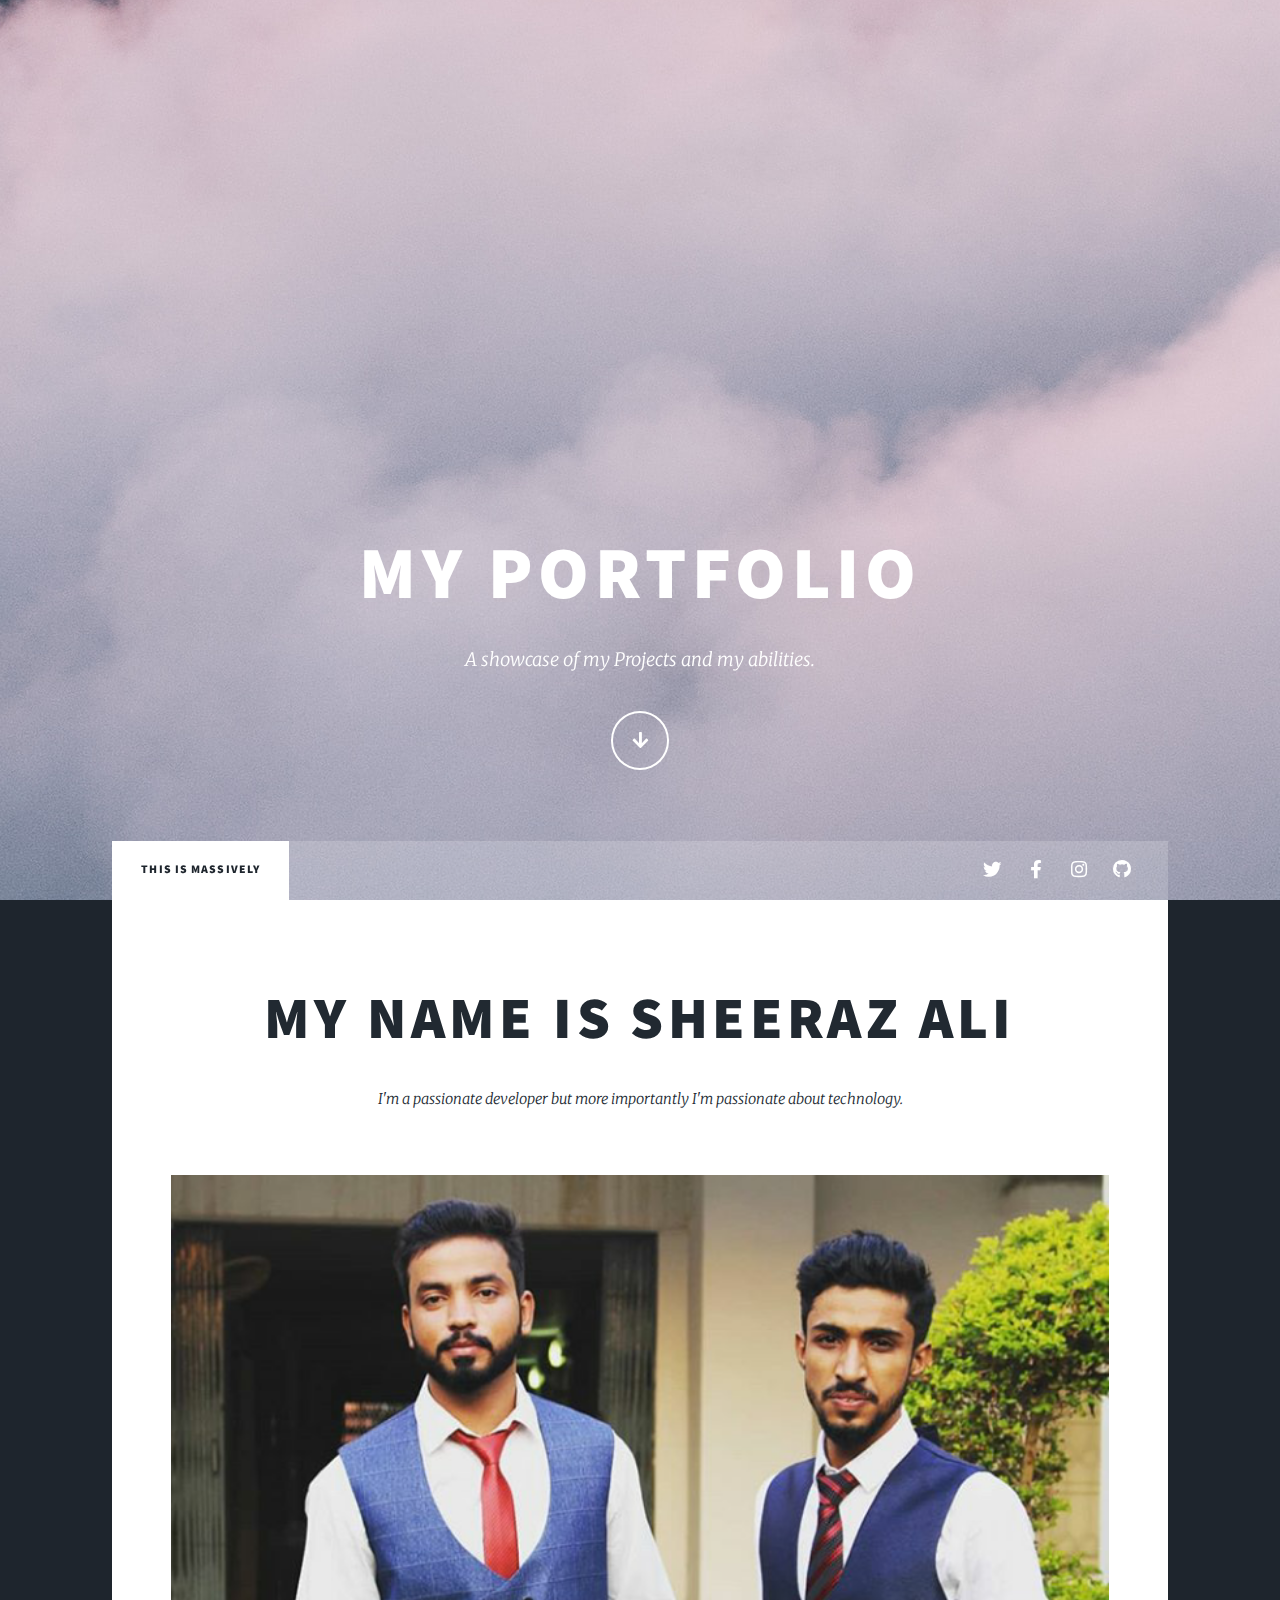
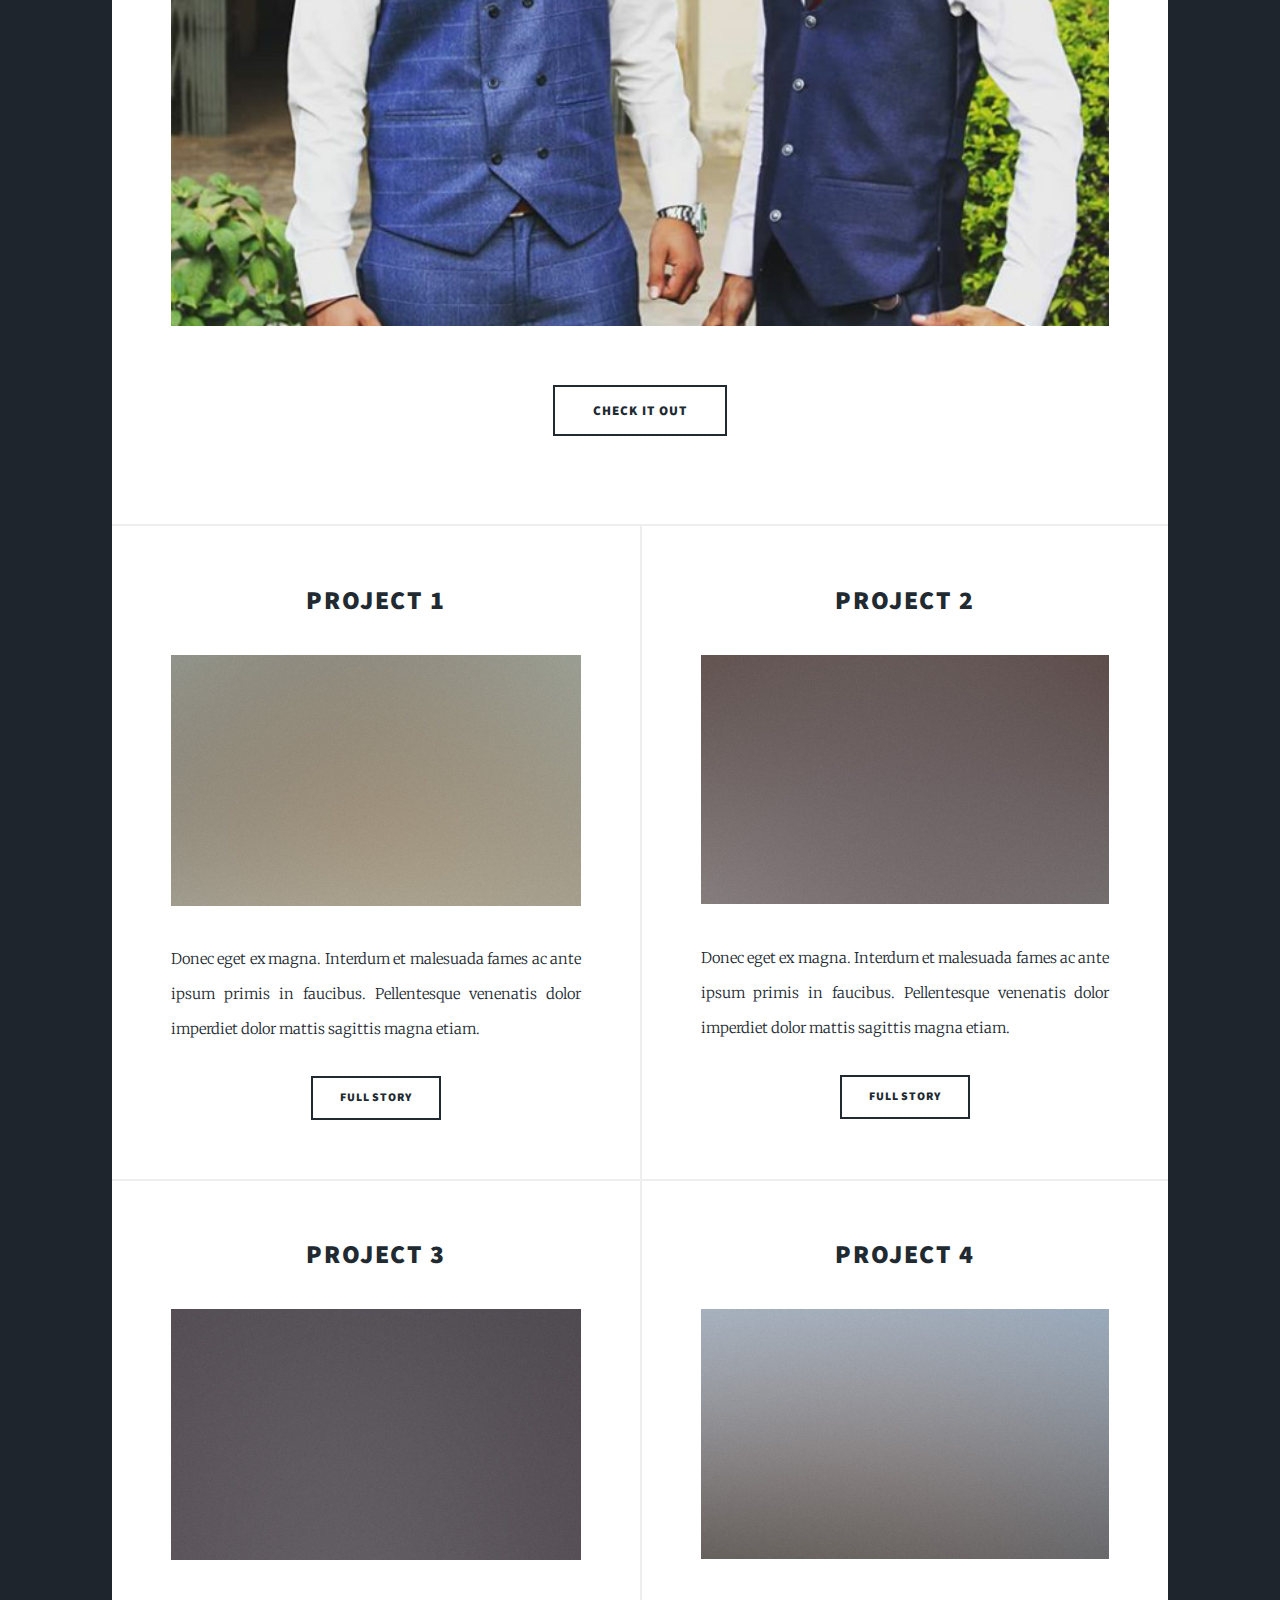
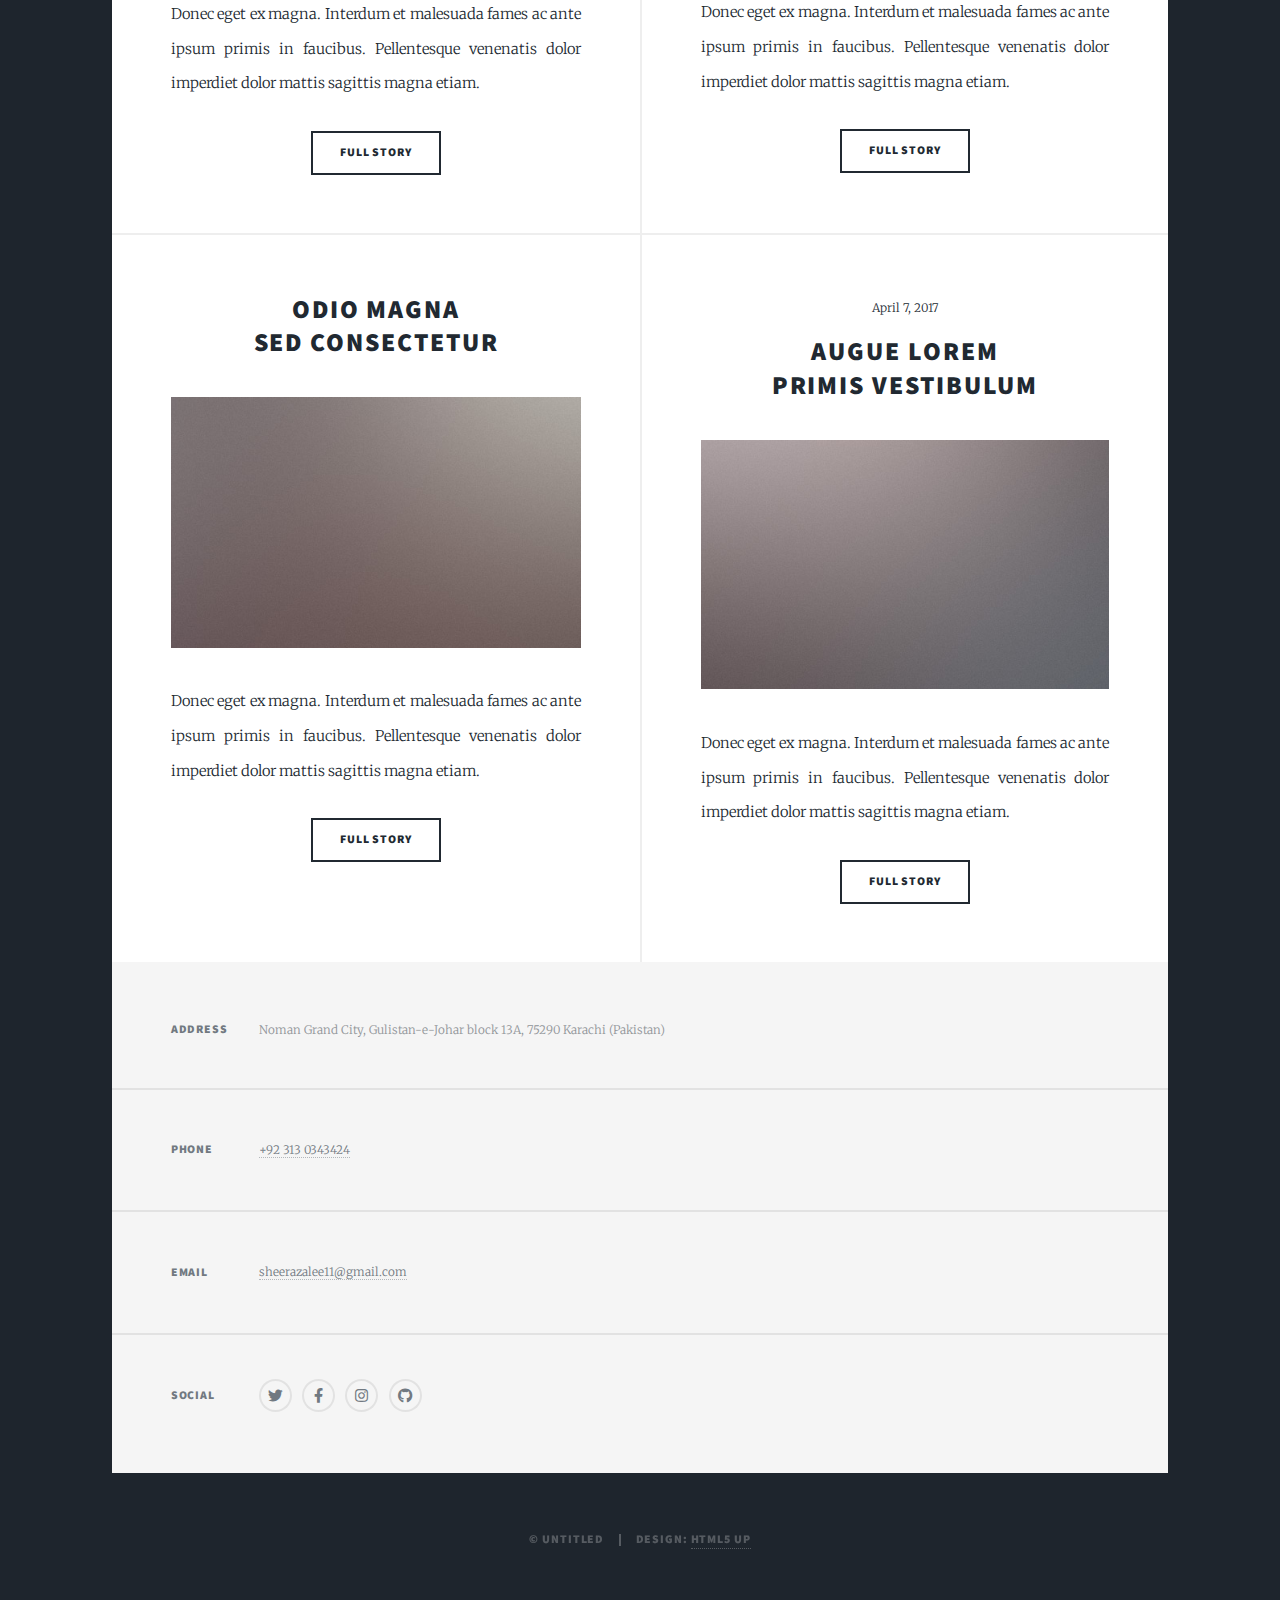
<file: index.html>
<!DOCTYPE HTML>
<!--
	Massively by HTML5 UP
	html5up.net | @ajlkn
	Free for personal and commercial use under the CCA 3.0 license (html5up.net/license)
-->
<html>
	<head>
		<title>Massively by HTML5 UP</title>
		<meta charset="utf-8" />
		<meta name="viewport" content="width=device-width, initial-scale=1, user-scalable=no" />
		<link rel="stylesheet" href="assets/css/main.css" />
		<noscript><link rel="stylesheet" href="assets/css/noscript.css" /></noscript>
	</head>
	<body class="is-preload">

		<!-- Wrapper -->
			<div id="wrapper" class="fade-in">

				<!-- Intro -->
					<div id="intro">
						<h1>My Portfolio</h1>
						<p>A showcase of my Projects and my abilities.</p>
						<ul class="actions">
							<li><a href="#header" class="button icon solid solo fa-arrow-down scrolly">Continue</a></li>
						</ul>
					</div>

				<!-- Header -->
					<header id="header">
						<a href="index.html" class="logo">Massively</a>
					</header>

				<!-- Nav -->
					<nav id="nav">
						<ul class="links">
							<li class="active"><a href="index.html">This is Massively</a></li>
						</ul>
						<ul class="icons">
							<li><a href="#" class="icon brands fa-twitter"><span class="label">Twitter</span></a></li>
							<li><a href="#" class="icon brands fa-facebook-f"><span class="label">Facebook</span></a></li>
							<li><a href="#" class="icon brands fa-instagram"><span class="label">Instagram</span></a></li>
							<li><a href="#" class="icon brands fa-github"><span class="label">GitHub</span></a></li>
						</ul>
					</nav>

				<!-- Main -->
					<div id="main">

						<!-- Featured Post -->
							<article class="post featured">
								<header class="major">
									<h2>My name is sheeraz ali</h2>
									<p>I'm a passionate developer but more importantly I'm passionate about technology.</p>
								</header>
								<a href="#" class="image main"><img src="images/pic01.jpg" alt="" /></a>
								<ul class="actions special">
									<li><a href="#" class="button large">Check it out</a></li>
								</ul>
							</article>

						<!-- Posts -->
							<section class="posts">
								<article>
									<header>
										<h2><a href="#">Project 1</a></h2>
									</header>
									<a href="#" class="image fit"><img src="images/pic02.jpg" alt="" /></a>
									<p>Donec eget ex magna. Interdum et malesuada fames ac ante ipsum primis in faucibus. Pellentesque venenatis dolor imperdiet dolor mattis sagittis magna etiam.</p>
									<ul class="actions special">
										<li><a href="#" class="button">Full Story</a></li>
									</ul>
								</article>
								<article>
									<header>
										<h2><a href="#">Project 2</a></h2>
									</header>
									<a href="#" class="image fit"><img src="images/pic03.jpg" alt="" /></a>
									<p>Donec eget ex magna. Interdum et malesuada fames ac ante ipsum primis in faucibus. Pellentesque venenatis dolor imperdiet dolor mattis sagittis magna etiam.</p>
									<ul class="actions special">
										<li><a href="#" class="button">Full Story</a></li>
									</ul>
								</article>
								<article>
									<header>
										<h2><a href="#">Project 3</a></h2>
									</header>
									<a href="#" class="image fit"><img src="images/pic04.jpg" alt="" /></a>
									<p>Donec eget ex magna. Interdum et malesuada fames ac ante ipsum primis in faucibus. Pellentesque venenatis dolor imperdiet dolor mattis sagittis magna etiam.</p>
									<ul class="actions special">
										<li><a href="#" class="button">Full Story</a></li>
									</ul>
								</article>
								<article>
									<header>
										<h2><a href="#">Project 4</a></h2>
									</header>
									<a href="#" class="image fit"><img src="images/pic05.jpg" alt="" /></a>
									<p>Donec eget ex magna. Interdum et malesuada fames ac ante ipsum primis in faucibus. Pellentesque venenatis dolor imperdiet dolor mattis sagittis magna etiam.</p>
									<ul class="actions special">
										<li><a href="#" class="button">Full Story</a></li>
									</ul>
								</article>
								<article>
									<header>
										<h2><a href="#">Odio magna<br />
										sed consectetur</a></h2>
									</header>
									<a href="#" class="image fit"><img src="images/pic06.jpg" alt="" /></a>
									<p>Donec eget ex magna. Interdum et malesuada fames ac ante ipsum primis in faucibus. Pellentesque venenatis dolor imperdiet dolor mattis sagittis magna etiam.</p>
									<ul class="actions special">
										<li><a href="#" class="button">Full Story</a></li>
									</ul>
								</article>
								<article>
									<header>
										<span class="date">April 7, 2017</span>
										<h2><a href="#">Augue lorem<br />
										primis vestibulum</a></h2>
									</header>
									<a href="#" class="image fit"><img src="images/pic07.jpg" alt="" /></a>
									<p>Donec eget ex magna. Interdum et malesuada fames ac ante ipsum primis in faucibus. Pellentesque venenatis dolor imperdiet dolor mattis sagittis magna etiam.</p>
									<ul class="actions special">
										<li><a href="#" class="button">Full Story</a></li>
									</ul>
								</article>
							</section>

						<!-- Footer -->
							

					</div>

				<!-- Footer -->
					<footer id="footer">
					
						<section class="split contact">
							<section class="alt">
								<h3>Address</h3>
								<p>Noman Grand City, Gulistan-e-Johar block 13A, 75290 Karachi (Pakistan)</p>
							</section>
							<section>
								<h3>Phone</h3>
								<p><a href="#">+92 313 0343424</a></p>
							</section>
							<section>
								<h3>Email</h3>
								<p><a href="#">sheerazalee11@gmail.com</a></p>
							</section>
							<section>
								<h3>Social</h3>
								<ul class="icons alt">
									<li><a href="#" class="icon brands alt fa-twitter"><span class="label">Twitter</span></a></li>
									<li><a href="#" class="icon brands alt fa-facebook-f"><span class="label">Facebook</span></a></li>
									<li><a href="#" class="icon brands alt fa-instagram"><span class="label">Instagram</span></a></li>
									<li><a href="#" class="icon brands alt fa-github"><span class="label">GitHub</span></a></li>
								</ul>
							</section>
						</section>
					</footer>

				<!-- Copyright -->
					<div id="copyright">
						<ul><li>&copy; Untitled</li><li>Design: <a href="https://html5up.net">HTML5 UP</a></li></ul>
					</div>

			</div>

		<!-- Scripts -->
			<script src="assets/js/jquery.min.js"></script>
			<script src="assets/js/jquery.scrollex.min.js"></script>
			<script src="assets/js/jquery.scrolly.min.js"></script>
			<script src="assets/js/browser.min.js"></script>
			<script src="assets/js/breakpoints.min.js"></script>
			<script src="assets/js/util.js"></script>
			<script src="assets/js/main.js"></script>

	</body>
</html>
</file>
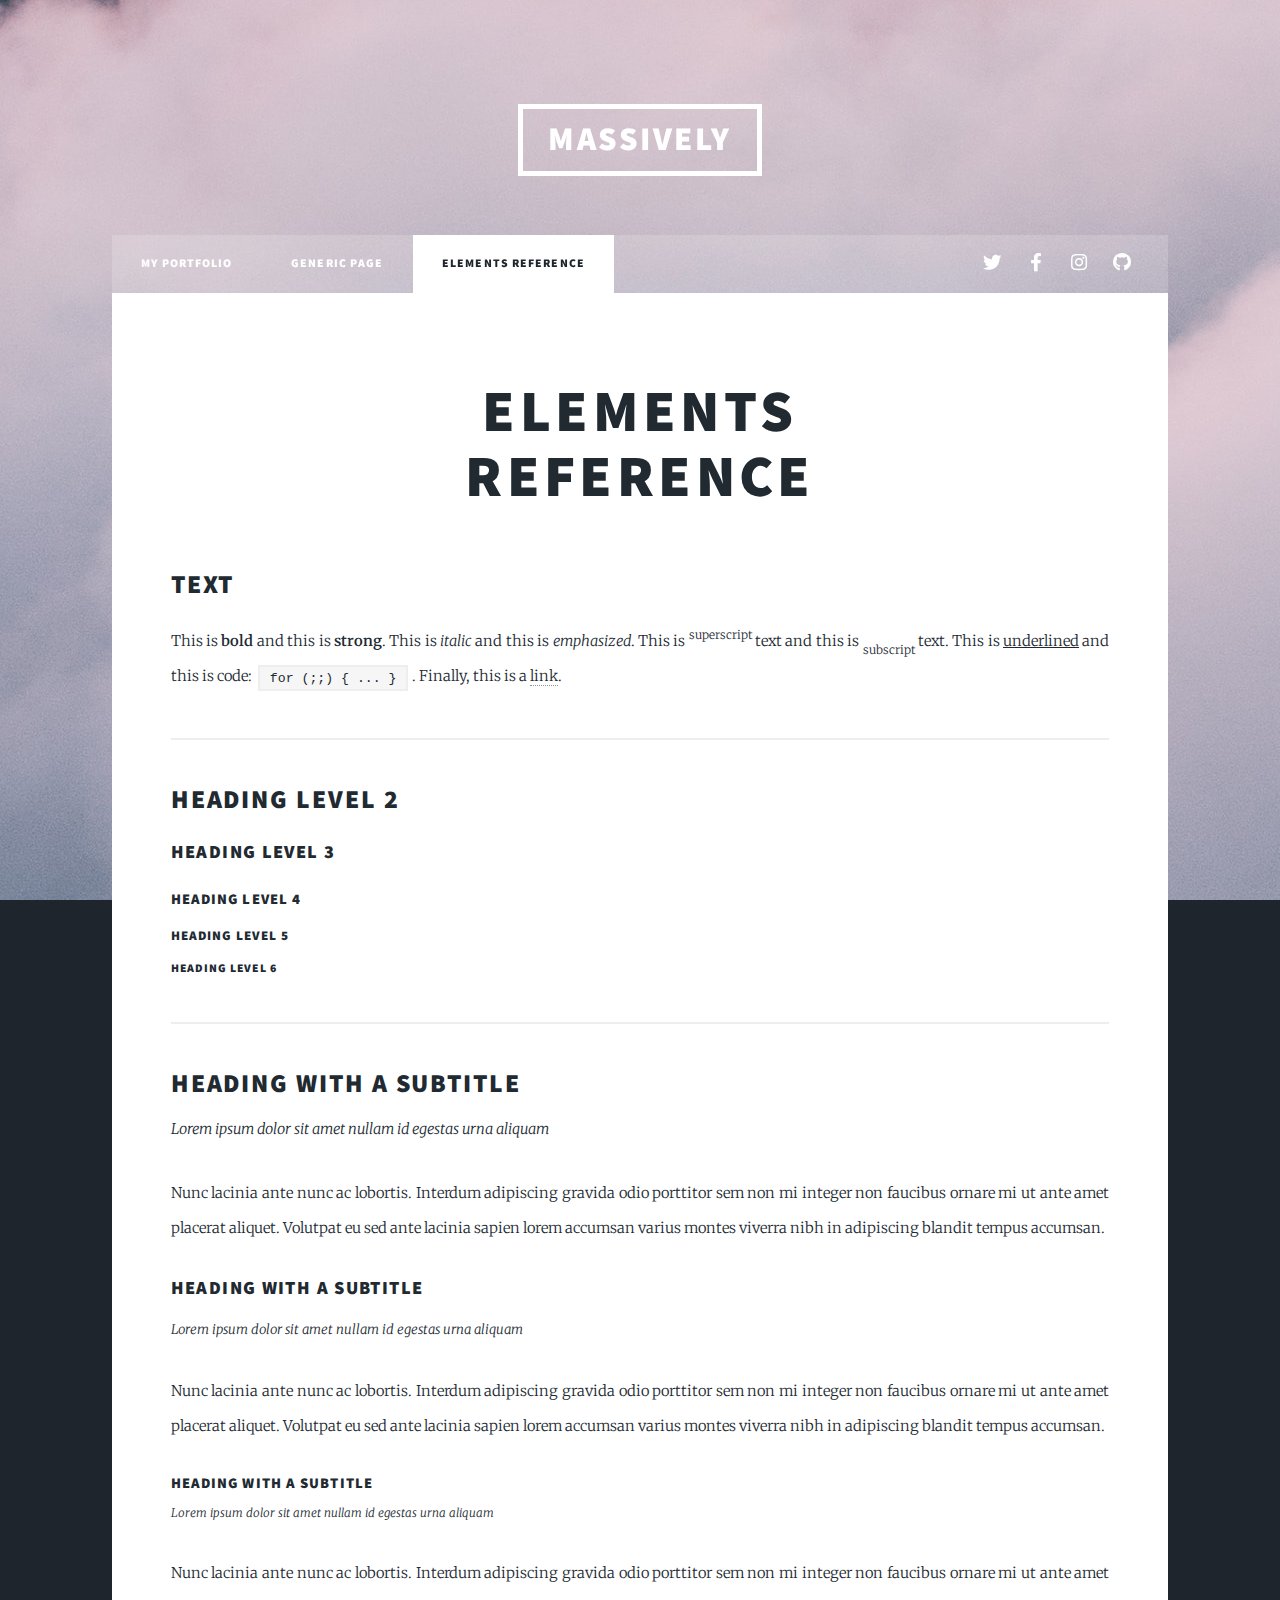
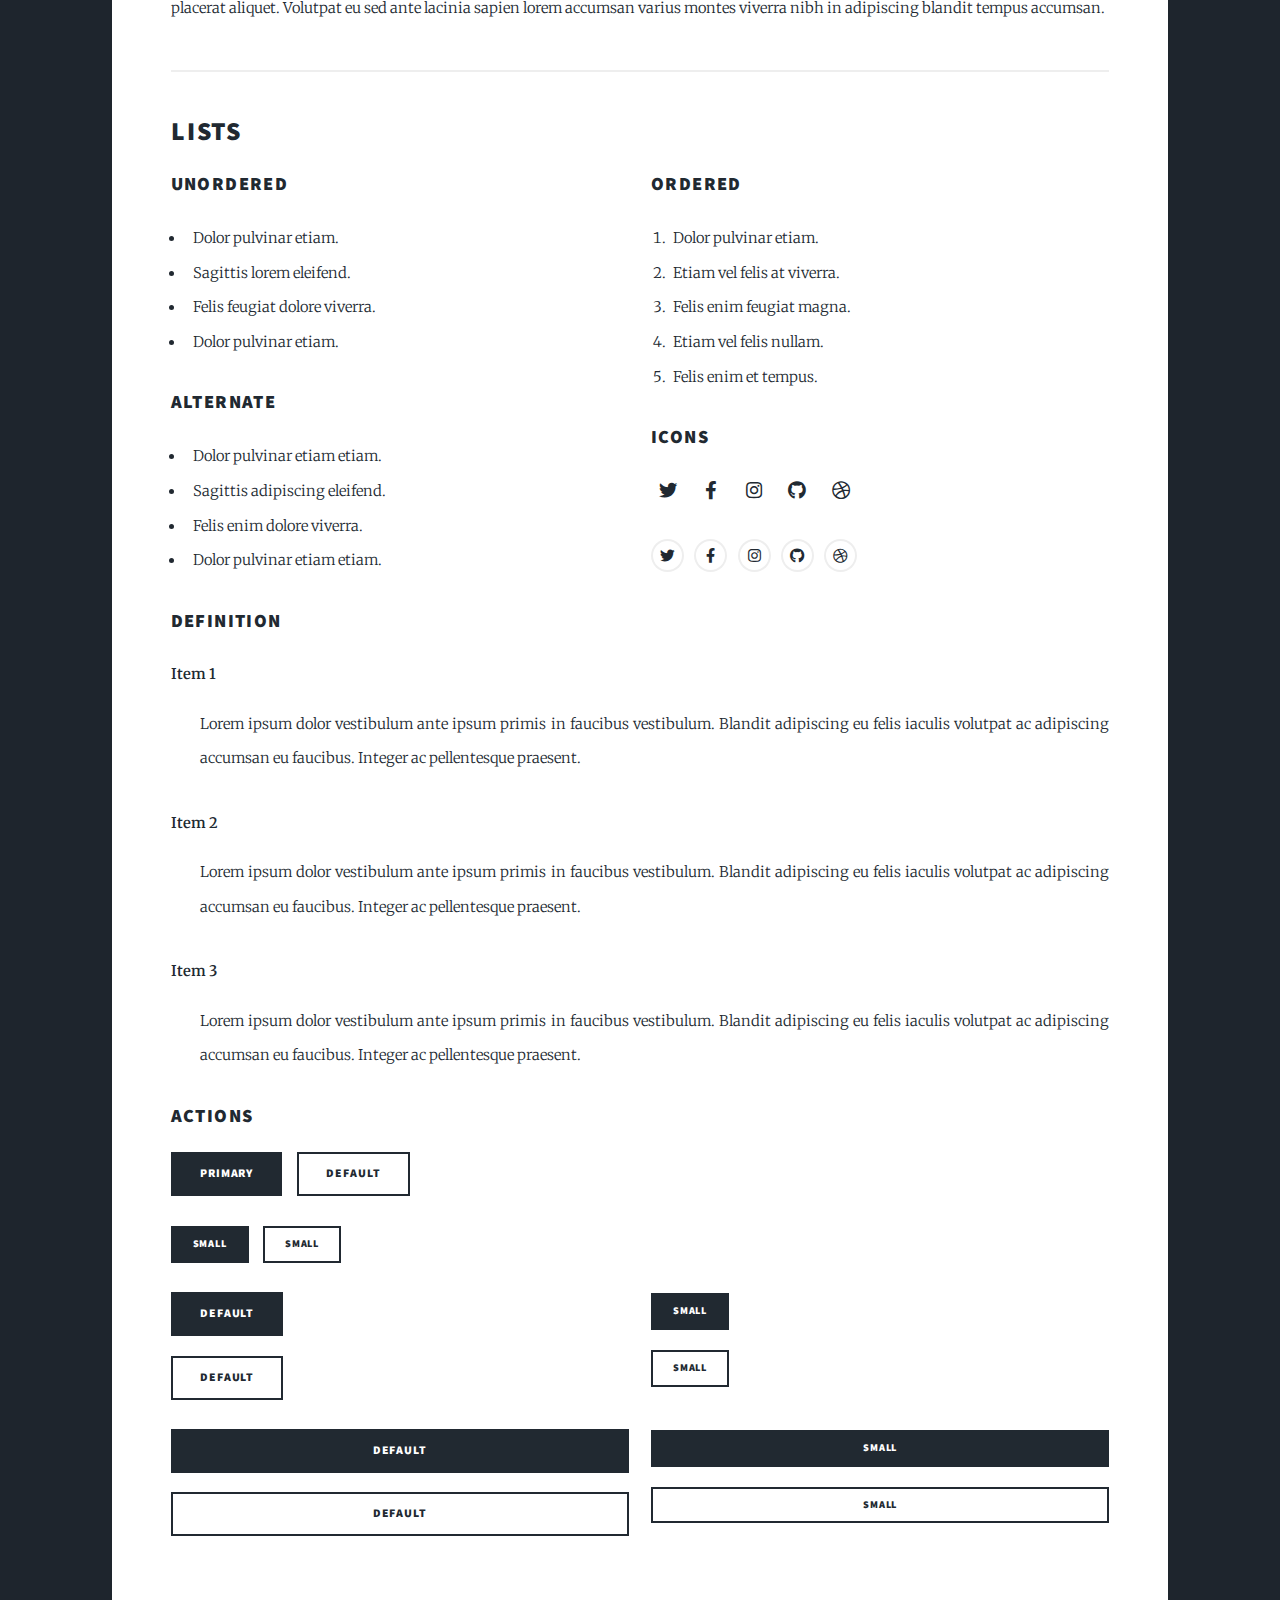
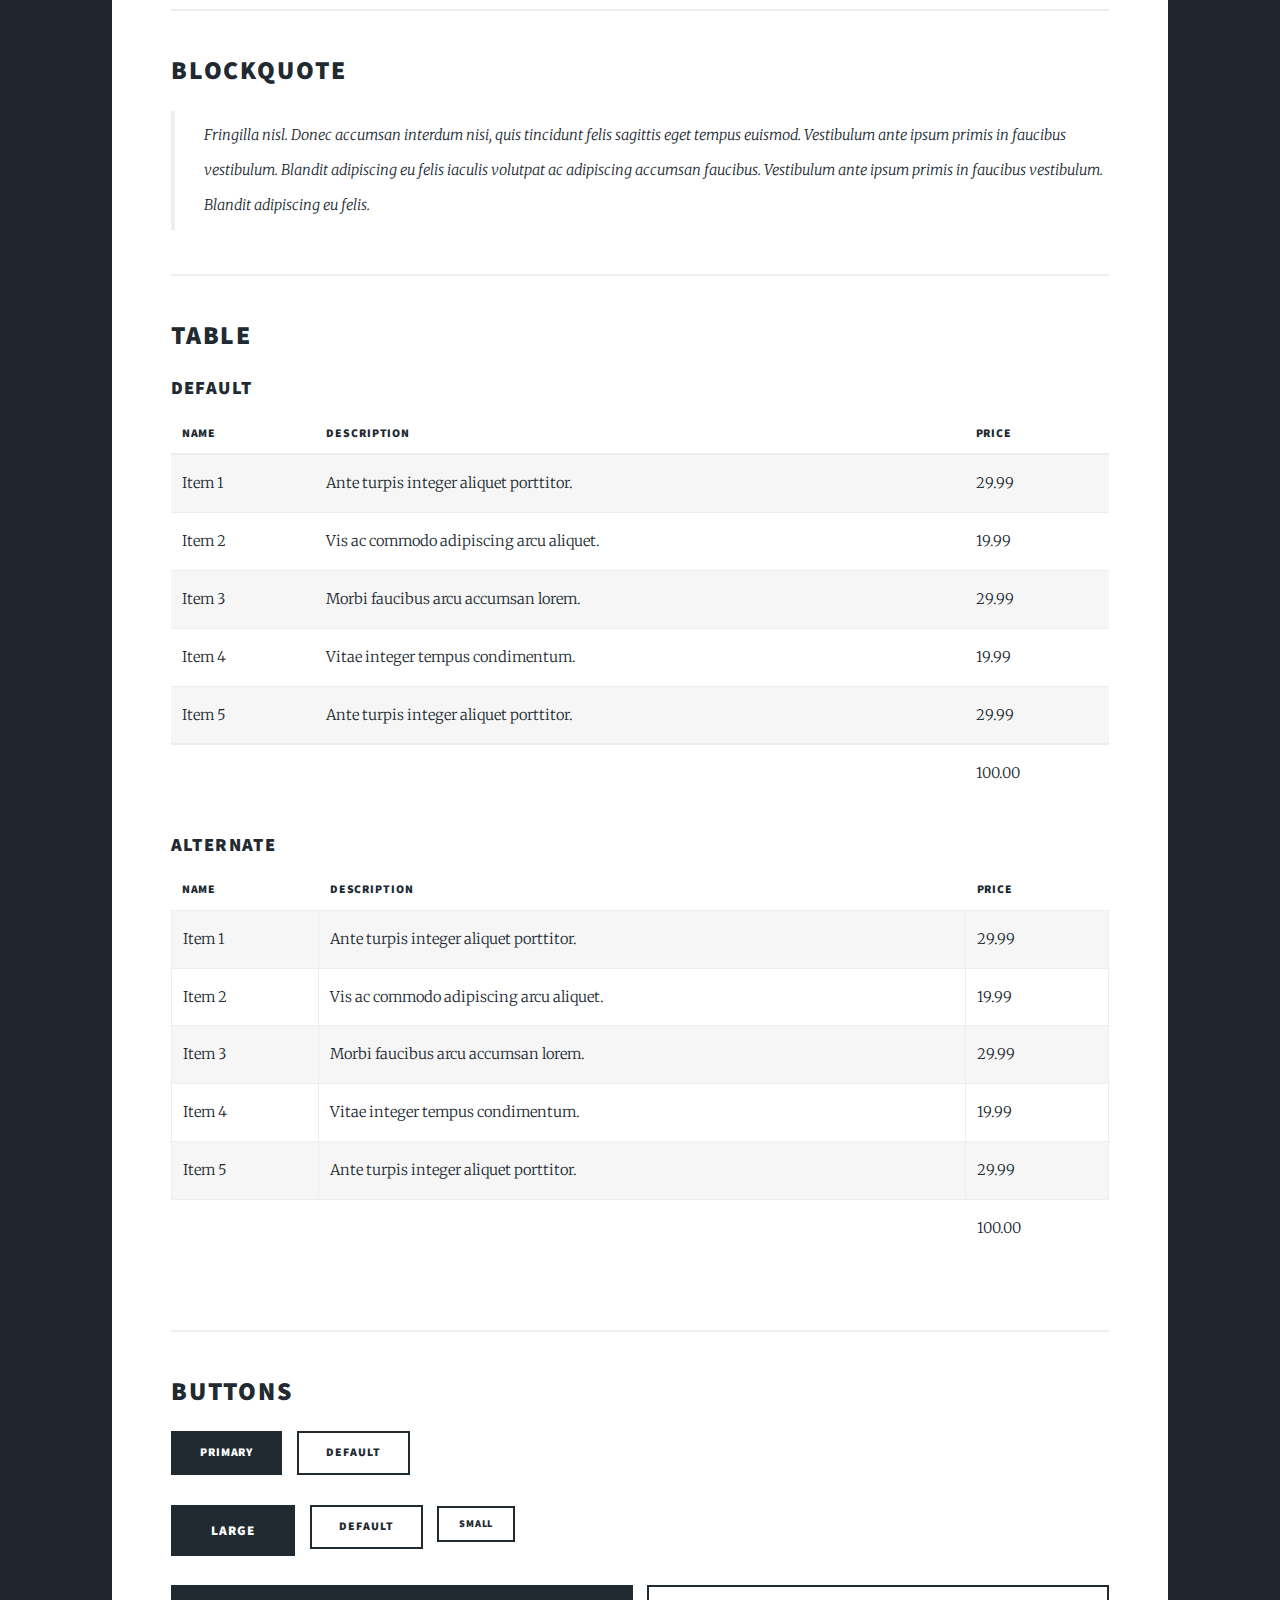
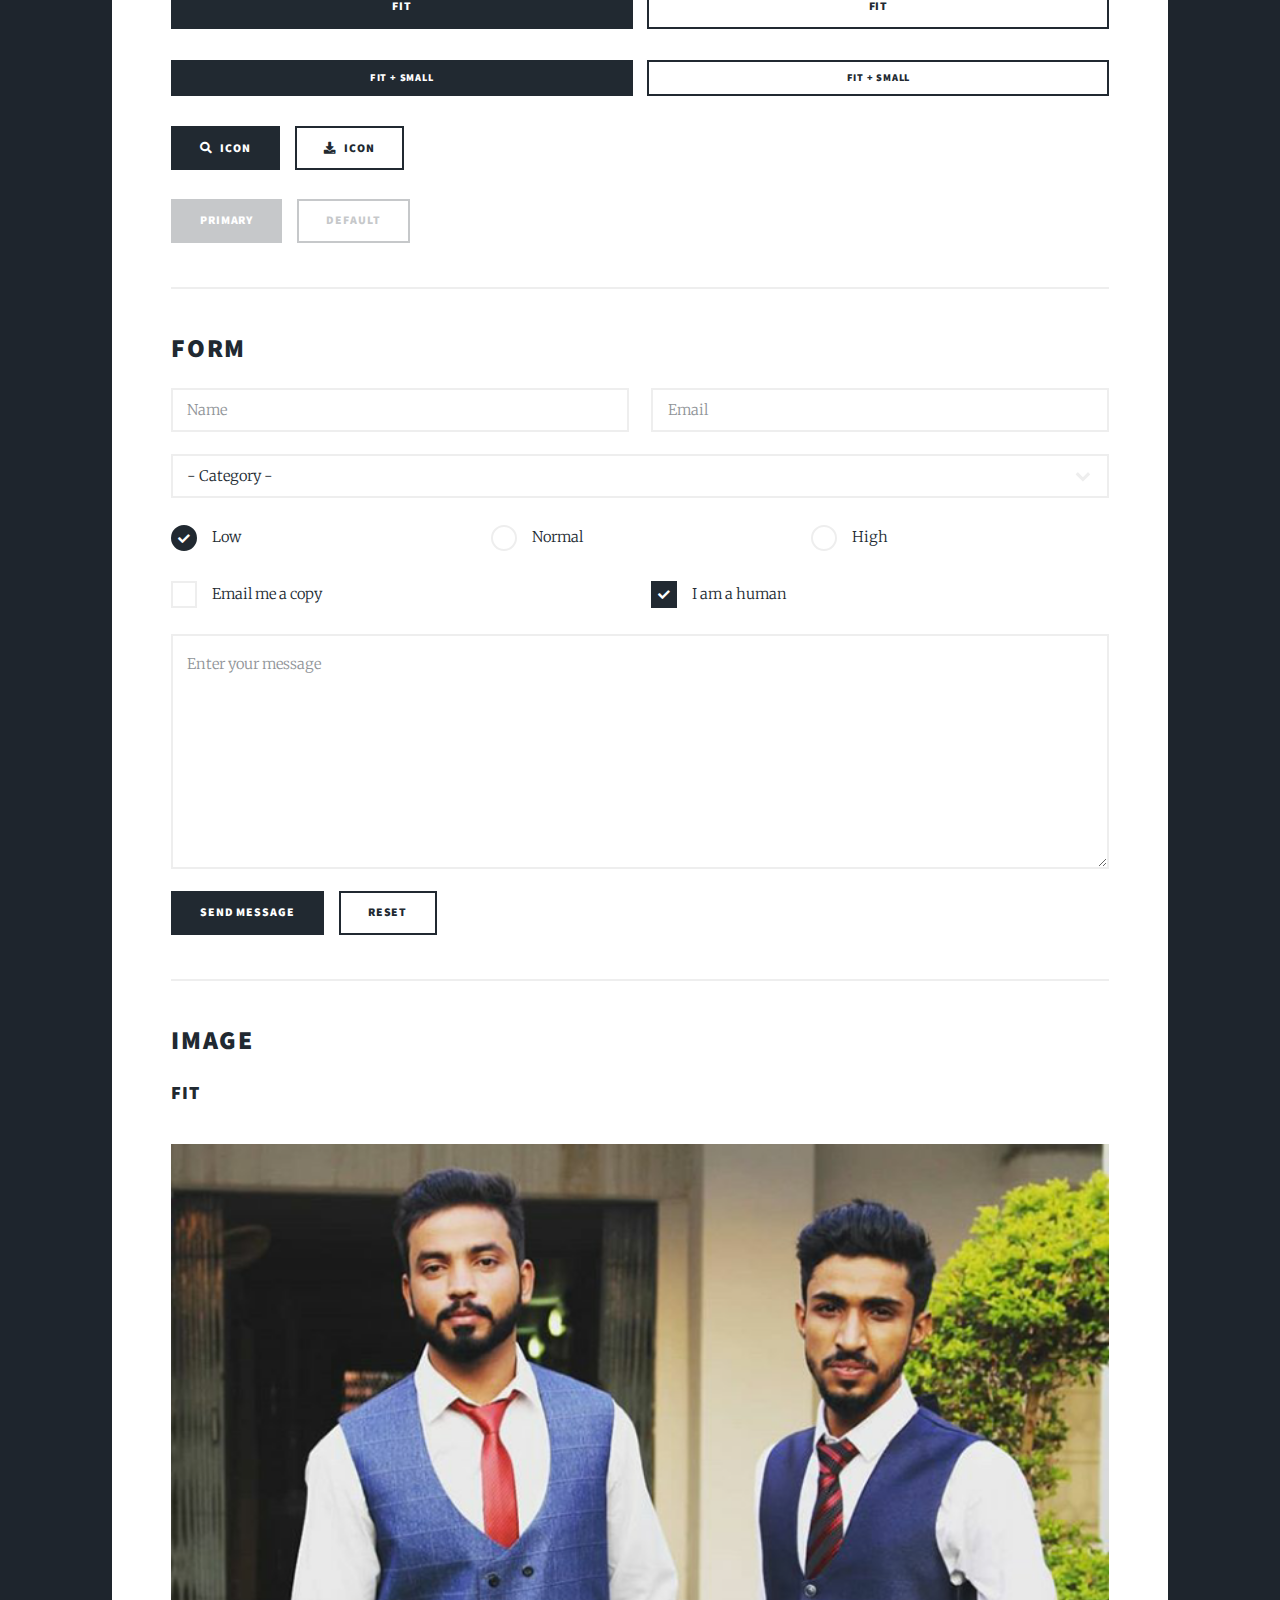
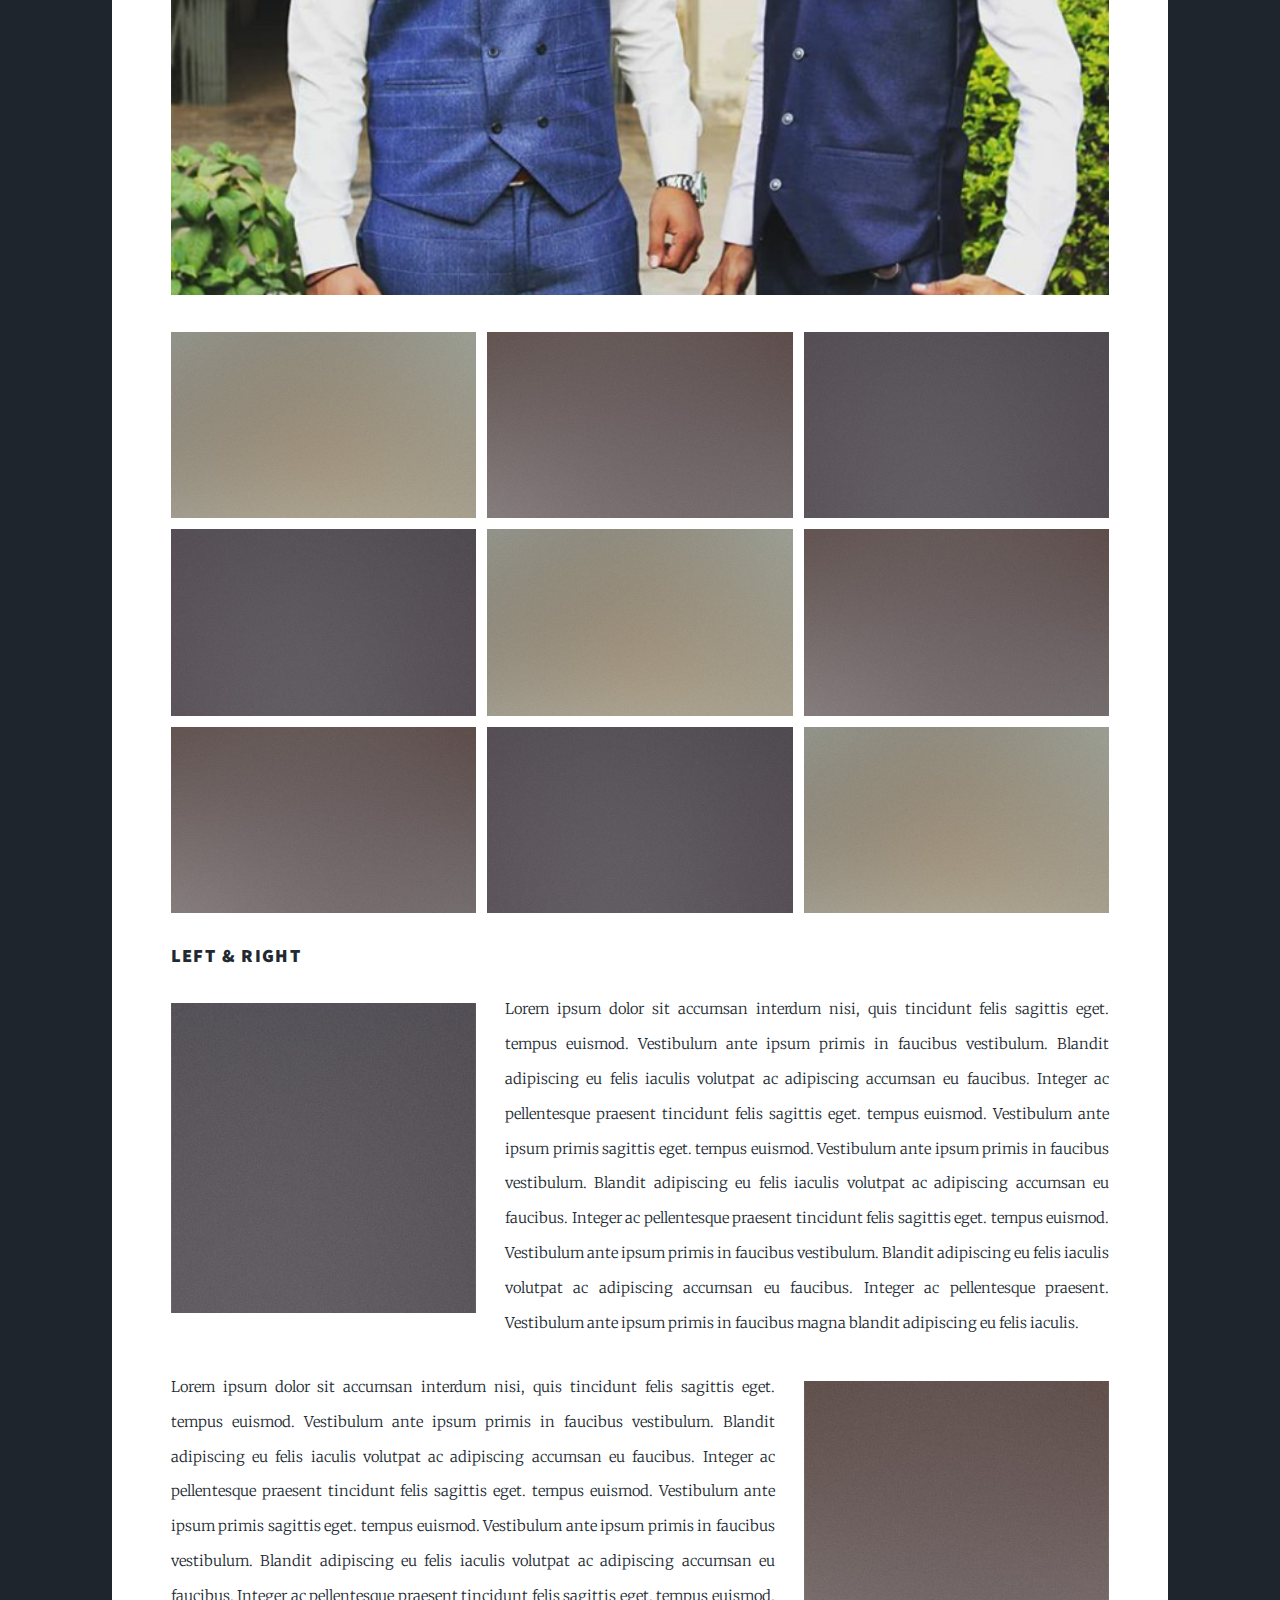
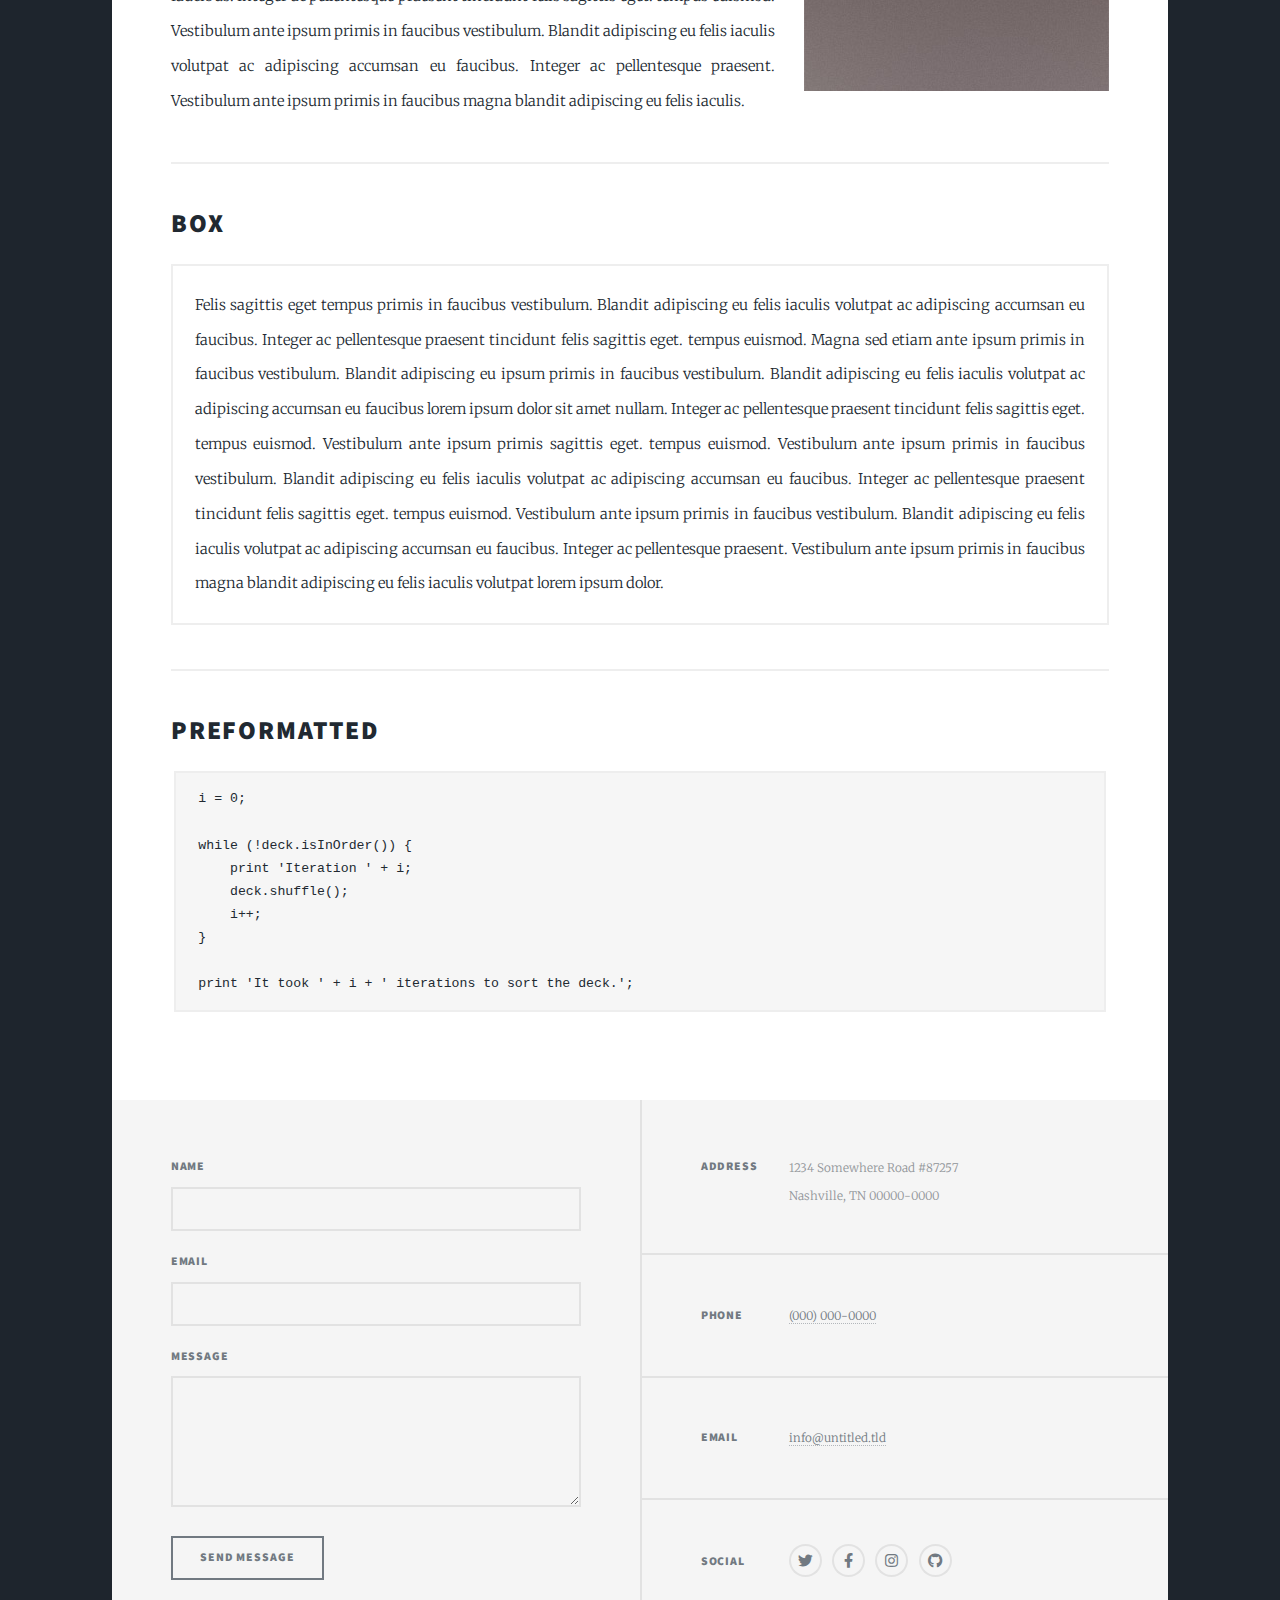
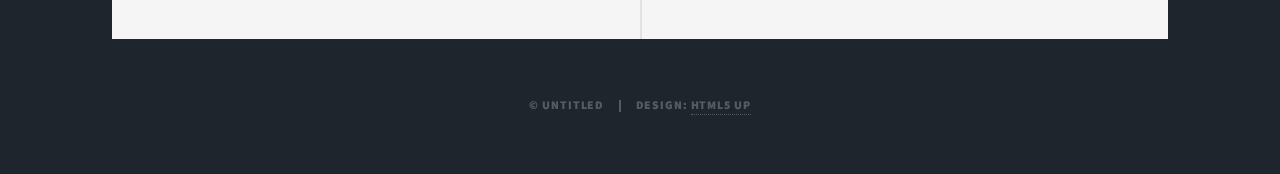
<file: elements.html>
<!DOCTYPE HTML>
<!--
	Massively by HTML5 UP
	html5up.net | @ajlkn
	Free for personal and commercial use under the CCA 3.0 license (html5up.net/license)
-->
<html>
	<head>
		<title>Elements Reference - Massively by HTML5 UP</title>
		<meta charset="utf-8" />
		<meta name="viewport" content="width=device-width, initial-scale=1, user-scalable=no" />
		<link rel="stylesheet" href="assets/css/main.css" />
		<noscript><link rel="stylesheet" href="assets/css/noscript.css" /></noscript>
	</head>
	<body class="is-preload">

		<!-- Wrapper -->
			<div id="wrapper">

				<!-- Header -->
					<header id="header">
						<a href="index.html" class="logo">Massively</a>
					</header>

				<!-- Nav -->
					<nav id="nav">
						<ul class="links">
							<li><a href="index.html">My portfolio</a></li>
							<li><a href="generic.html">Generic Page</a></li>
							<li class="active"><a href="elements.html">Elements Reference</a></li>
						</ul>
						<ul class="icons">
							<li><a href="#" class="icon brands fa-twitter"><span class="label">Twitter</span></a></li>
							<li><a href="#" class="icon brands fa-facebook-f"><span class="label">Facebook</span></a></li>
							<li><a href="#" class="icon brands fa-instagram"><span class="label">Instagram</span></a></li>
							<li><a href="#" class="icon brands fa-github"><span class="label">GitHub</span></a></li>
						</ul>
					</nav>

				<!-- Main -->
					<div id="main">

						<!-- Post -->
							<section class="post">
								<header class="major">
									<h1>Elements<br />
									Reference</h1>
								</header>

								<!-- Text stuff -->
									<h2>Text</h2>
									<p>This is <b>bold</b> and this is <strong>strong</strong>. This is <i>italic</i> and this is <em>emphasized</em>.
									This is <sup>superscript</sup> text and this is <sub>subscript</sub> text.
									This is <u>underlined</u> and this is code: <code>for (;;) { ... }</code>.
									Finally, this is a <a href="#">link</a>.</p>
									<hr />
									<h2>Heading Level 2</h2>
									<h3>Heading Level 3</h3>
									<h4>Heading Level 4</h4>
									<h5>Heading Level 5</h5>
									<h6>Heading Level 6</h6>
									<hr />
									<header>
										<h2>Heading with a Subtitle</h2>
										<p>Lorem ipsum dolor sit amet nullam id egestas urna aliquam</p>
									</header>
									<p>Nunc lacinia ante nunc ac lobortis. Interdum adipiscing gravida odio porttitor sem non mi integer non faucibus ornare mi ut ante amet placerat aliquet. Volutpat eu sed ante lacinia sapien lorem accumsan varius montes viverra nibh in adipiscing blandit tempus accumsan.</p>
									<header>
										<h3>Heading with a Subtitle</h3>
										<p>Lorem ipsum dolor sit amet nullam id egestas urna aliquam</p>
									</header>
									<p>Nunc lacinia ante nunc ac lobortis. Interdum adipiscing gravida odio porttitor sem non mi integer non faucibus ornare mi ut ante amet placerat aliquet. Volutpat eu sed ante lacinia sapien lorem accumsan varius montes viverra nibh in adipiscing blandit tempus accumsan.</p>
									<header>
										<h4>Heading with a Subtitle</h4>
										<p>Lorem ipsum dolor sit amet nullam id egestas urna aliquam</p>
									</header>
									<p>Nunc lacinia ante nunc ac lobortis. Interdum adipiscing gravida odio porttitor sem non mi integer non faucibus ornare mi ut ante amet placerat aliquet. Volutpat eu sed ante lacinia sapien lorem accumsan varius montes viverra nibh in adipiscing blandit tempus accumsan.</p>

									<hr />

								<!-- Lists -->
									<h2>Lists</h2>
									<div class="row">
										<div class="col-6 col-12-small">

											<h3>Unordered</h3>
											<ul>
												<li>Dolor pulvinar etiam.</li>
												<li>Sagittis lorem eleifend.</li>
												<li>Felis feugiat dolore viverra.</li>
												<li>Dolor pulvinar etiam.</li>
											</ul>

											<h3>Alternate</h3>
											<ul class="alt">
												<li>Dolor pulvinar etiam etiam.</li>
												<li>Sagittis adipiscing eleifend.</li>
												<li>Felis enim dolore viverra.</li>
												<li>Dolor pulvinar etiam etiam.</li>
											</ul>

										</div>
										<div class="col-6 col-12-small">

											<h3>Ordered</h3>
											<ol>
												<li>Dolor pulvinar etiam.</li>
												<li>Etiam vel felis at viverra.</li>
												<li>Felis enim feugiat magna.</li>
												<li>Etiam vel felis nullam.</li>
												<li>Felis enim et tempus.</li>
											</ol>

											<h3>Icons</h3>
											<ul class="icons">
												<li><a href="#" class="icon brands fa-twitter"><span class="label">Twitter</span></a></li>
												<li><a href="#" class="icon brands fa-facebook-f"><span class="label">Facebook</span></a></li>
												<li><a href="#" class="icon brands fa-instagram"><span class="label">Instagram</span></a></li>
												<li><a href="#" class="icon brands fa-github"><span class="label">Github</span></a></li>
												<li><a href="#" class="icon brands fa-dribbble"><span class="label">Dribbble</span></a></li>
											</ul>
											<ul class="icons alt">
												<li><a href="#" class="icon brands alt fa-twitter"><span class="label">Twitter</span></a></li>
												<li><a href="#" class="icon brands alt fa-facebook-f"><span class="label">Facebook</span></a></li>
												<li><a href="#" class="icon brands alt fa-instagram"><span class="label">Instagram</span></a></li>
												<li><a href="#" class="icon brands alt fa-github"><span class="label">Github</span></a></li>
												<li><a href="#" class="icon brands alt fa-dribbble"><span class="label">Dribbble</span></a></li>
											</ul>

										</div>
									</div>
									<h3>Definition</h3>
									<dl>
										<dt>Item 1</dt>
										<dd>
											<p>Lorem ipsum dolor vestibulum ante ipsum primis in faucibus vestibulum. Blandit adipiscing eu felis iaculis volutpat ac adipiscing accumsan eu faucibus. Integer ac pellentesque praesent.</p>
										</dd>
										<dt>Item 2</dt>
										<dd>
											<p>Lorem ipsum dolor vestibulum ante ipsum primis in faucibus vestibulum. Blandit adipiscing eu felis iaculis volutpat ac adipiscing accumsan eu faucibus. Integer ac pellentesque praesent.</p>
										</dd>
										<dt>Item 3</dt>
										<dd>
											<p>Lorem ipsum dolor vestibulum ante ipsum primis in faucibus vestibulum. Blandit adipiscing eu felis iaculis volutpat ac adipiscing accumsan eu faucibus. Integer ac pellentesque praesent.</p>
										</dd>
									</dl>

									<h3>Actions</h3>
									<ul class="actions">
										<li><a href="#" class="button primary">Primary</a></li>
										<li><a href="#" class="button">Default</a></li>
									</ul>
									<ul class="actions small">
										<li><a href="#" class="button primary small">Small</a></li>
										<li><a href="#" class="button small">Small</a></li>
									</ul>
									<div class="row">
										<div class="col-6 col-12-small">
											<ul class="actions stacked">
												<li><a href="#" class="button primary">Default</a></li>
												<li><a href="#" class="button">Default</a></li>
											</ul>
										</div>
										<div class="col-6 col-12-small">
											<ul class="actions stacked">
												<li><a href="#" class="button primary small">Small</a></li>
												<li><a href="#" class="button small">Small</a></li>
											</ul>
										</div>
									</div>
									<div class="row">
										<div class="col-6 col-12-small">
											<ul class="actions stacked">
												<li><a href="#" class="button primary fit">Default</a></li>
												<li><a href="#" class="button fit">Default</a></li>
											</ul>
										</div>
										<div class="col-6 col-12-small">
											<ul class="actions stacked">
												<li><a href="#" class="button primary small fit">Small</a></li>
												<li><a href="#" class="button small fit">Small</a></li>
											</ul>
										</div>
									</div>

									<hr />

								<!-- Blockquote -->
									<h2>Blockquote</h2>
									<blockquote>Fringilla nisl. Donec accumsan interdum nisi, quis tincidunt felis sagittis eget tempus euismod. Vestibulum ante ipsum primis in faucibus vestibulum. Blandit adipiscing eu felis iaculis volutpat ac adipiscing accumsan faucibus. Vestibulum ante ipsum primis in faucibus vestibulum. Blandit adipiscing eu felis.</blockquote>

									<hr />

								<!-- Table -->
									<h2>Table</h2>

									<h3>Default</h3>
									<div class="table-wrapper">
										<table>
											<thead>
												<tr>
													<th>Name</th>
													<th>Description</th>
													<th>Price</th>
												</tr>
											</thead>
											<tbody>
												<tr>
													<td>Item 1</td>
													<td>Ante turpis integer aliquet porttitor.</td>
													<td>29.99</td>
												</tr>
												<tr>
													<td>Item 2</td>
													<td>Vis ac commodo adipiscing arcu aliquet.</td>
													<td>19.99</td>
												</tr>
												<tr>
													<td>Item 3</td>
													<td> Morbi faucibus arcu accumsan lorem.</td>
													<td>29.99</td>
												</tr>
												<tr>
													<td>Item 4</td>
													<td>Vitae integer tempus condimentum.</td>
													<td>19.99</td>
												</tr>
												<tr>
													<td>Item 5</td>
													<td>Ante turpis integer aliquet porttitor.</td>
													<td>29.99</td>
												</tr>
											</tbody>
											<tfoot>
												<tr>
													<td colspan="2"></td>
													<td>100.00</td>
												</tr>
											</tfoot>
										</table>
									</div>

									<h3>Alternate</h3>
									<div class="table-wrapper">
										<table class="alt">
											<thead>
												<tr>
													<th>Name</th>
													<th>Description</th>
													<th>Price</th>
												</tr>
											</thead>
											<tbody>
												<tr>
													<td>Item 1</td>
													<td>Ante turpis integer aliquet porttitor.</td>
													<td>29.99</td>
												</tr>
												<tr>
													<td>Item 2</td>
													<td>Vis ac commodo adipiscing arcu aliquet.</td>
													<td>19.99</td>
												</tr>
												<tr>
													<td>Item 3</td>
													<td> Morbi faucibus arcu accumsan lorem.</td>
													<td>29.99</td>
												</tr>
												<tr>
													<td>Item 4</td>
													<td>Vitae integer tempus condimentum.</td>
													<td>19.99</td>
												</tr>
												<tr>
													<td>Item 5</td>
													<td>Ante turpis integer aliquet porttitor.</td>
													<td>29.99</td>
												</tr>
											</tbody>
											<tfoot>
												<tr>
													<td colspan="2"></td>
													<td>100.00</td>
												</tr>
											</tfoot>
										</table>
									</div>

									<hr />

								<!-- Buttons -->
									<h2>Buttons</h2>
									<ul class="actions">
										<li><a href="#" class="button primary">Primary</a></li>
										<li><a href="#" class="button">Default</a></li>
									</ul>
									<ul class="actions">
										<li><a href="#" class="button primary large">Large</a></li>
										<li><a href="#" class="button">Default</a></li>
										<li><a href="#" class="button small">Small</a></li>
									</ul>
									<ul class="actions fit">
										<li><a href="#" class="button primary fit">Fit</a></li>
										<li><a href="#" class="button fit">Fit</a></li>
									</ul>
									<ul class="actions fit small">
										<li><a href="#" class="button primary fit small">Fit + Small</a></li>
										<li><a href="#" class="button fit small">Fit + Small</a></li>
									</ul>
									<ul class="actions">
										<li><a href="#" class="button primary icon solid fa-search">Icon</a></li>
										<li><a href="#" class="button icon solid fa-download">Icon</a></li>
									</ul>
									<ul class="actions">
										<li><span class="button primary disabled">Primary</span></li>
										<li><span class="button disabled">Default</span></li>
									</ul>

									<hr />

								<!-- Form -->
									<h2>Form</h2>

									<form method="post" action="#">
										<div class="row gtr-uniform">
											<div class="col-6 col-12-xsmall">
												<input type="text" name="demo-name" id="demo-name" value="" placeholder="Name" />
											</div>
											<div class="col-6 col-12-xsmall">
												<input type="email" name="demo-email" id="demo-email" value="" placeholder="Email" />
											</div>
											<!-- Break -->
											<div class="col-12">
												<select name="demo-category" id="demo-category">
													<option value="">- Category -</option>
													<option value="1">Manufacturing</option>
													<option value="1">Shipping</option>
													<option value="1">Administration</option>
													<option value="1">Human Resources</option>
												</select>
											</div>
											<!-- Break -->
											<div class="col-4 col-12-small">
												<input type="radio" id="demo-priority-low" name="demo-priority" checked>
												<label for="demo-priority-low">Low</label>
											</div>
											<div class="col-4 col-12-small">
												<input type="radio" id="demo-priority-normal" name="demo-priority">
												<label for="demo-priority-normal">Normal</label>
											</div>
											<div class="col-4 col-12-small">
												<input type="radio" id="demo-priority-high" name="demo-priority">
												<label for="demo-priority-high">High</label>
											</div>
											<!-- Break -->
											<div class="col-6 col-12-small">
												<input type="checkbox" id="demo-copy" name="demo-copy">
												<label for="demo-copy">Email me a copy</label>
											</div>
											<div class="col-6 col-12-small">
												<input type="checkbox" id="demo-human" name="demo-human" checked>
												<label for="demo-human">I am a human</label>
											</div>
											<!-- Break -->
											<div class="col-12">
												<textarea name="demo-message" id="demo-message" placeholder="Enter your message" rows="6"></textarea>
											</div>
											<!-- Break -->
											<div class="col-12">
												<ul class="actions">
													<li><input type="submit" value="Send Message" class="primary" /></li>
													<li><input type="reset" value="Reset" /></li>
												</ul>
											</div>
										</div>
									</form>

									<hr />

								<!-- Image -->
									<h2>Image</h2>

									<h3>Fit</h3>
									<span class="image fit"><img src="images/pic01.jpg" alt="" /></span>
									<div class="box alt">
										<div class="row gtr-50 gtr-uniform">
											<div class="col-4"><span class="image fit"><img src="images/pic02.jpg" alt="" /></span></div>
											<div class="col-4"><span class="image fit"><img src="images/pic03.jpg" alt="" /></span></div>
											<div class="col-4"><span class="image fit"><img src="images/pic04.jpg" alt="" /></span></div>
											<!-- Break -->
											<div class="col-4"><span class="image fit"><img src="images/pic04.jpg" alt="" /></span></div>
											<div class="col-4"><span class="image fit"><img src="images/pic02.jpg" alt="" /></span></div>
											<div class="col-4"><span class="image fit"><img src="images/pic03.jpg" alt="" /></span></div>
											<!-- Break -->
											<div class="col-4"><span class="image fit"><img src="images/pic03.jpg" alt="" /></span></div>
											<div class="col-4"><span class="image fit"><img src="images/pic04.jpg" alt="" /></span></div>
											<div class="col-4"><span class="image fit"><img src="images/pic02.jpg" alt="" /></span></div>
										</div>
									</div>

									<h3>Left &amp; Right</h3>
									<p><span class="image left"><img src="images/pic08.jpg" alt="" /></span>Lorem ipsum dolor sit accumsan interdum nisi, quis tincidunt felis sagittis eget. tempus euismod. Vestibulum ante ipsum primis in faucibus vestibulum. Blandit adipiscing eu felis iaculis volutpat ac adipiscing accumsan eu faucibus. Integer ac pellentesque praesent tincidunt felis sagittis eget. tempus euismod. Vestibulum ante ipsum primis sagittis eget. tempus euismod. Vestibulum ante ipsum primis in faucibus vestibulum. Blandit adipiscing eu felis iaculis volutpat ac adipiscing accumsan eu faucibus. Integer ac pellentesque praesent tincidunt felis sagittis eget. tempus euismod. Vestibulum ante ipsum primis in faucibus vestibulum. Blandit adipiscing eu felis iaculis volutpat ac adipiscing accumsan eu faucibus. Integer ac pellentesque praesent. Vestibulum ante ipsum primis in faucibus magna blandit adipiscing eu felis iaculis.</p>
									<p><span class="image right"><img src="images/pic09.jpg" alt="" /></span>Lorem ipsum dolor sit accumsan interdum nisi, quis tincidunt felis sagittis eget. tempus euismod. Vestibulum ante ipsum primis in faucibus vestibulum. Blandit adipiscing eu felis iaculis volutpat ac adipiscing accumsan eu faucibus. Integer ac pellentesque praesent tincidunt felis sagittis eget. tempus euismod. Vestibulum ante ipsum primis sagittis eget. tempus euismod. Vestibulum ante ipsum primis in faucibus vestibulum. Blandit adipiscing eu felis iaculis volutpat ac adipiscing accumsan eu faucibus. Integer ac pellentesque praesent tincidunt felis sagittis eget. tempus euismod. Vestibulum ante ipsum primis in faucibus vestibulum. Blandit adipiscing eu felis iaculis volutpat ac adipiscing accumsan eu faucibus. Integer ac pellentesque praesent. Vestibulum ante ipsum primis in faucibus magna blandit adipiscing eu felis iaculis.</p>

									<hr />

								<!-- Box -->
									<h2>Box</h2>
									<div class="box">
										<p>Felis sagittis eget tempus primis in faucibus vestibulum. Blandit adipiscing eu felis iaculis volutpat ac adipiscing accumsan eu faucibus. Integer ac pellentesque praesent tincidunt felis sagittis eget. tempus euismod. Magna sed etiam ante ipsum primis in faucibus vestibulum. Blandit adipiscing eu ipsum primis in faucibus vestibulum. Blandit adipiscing eu felis iaculis volutpat ac adipiscing accumsan eu faucibus lorem ipsum dolor sit amet nullam. Integer ac pellentesque praesent tincidunt felis sagittis eget. tempus euismod. Vestibulum ante ipsum primis sagittis eget. tempus euismod. Vestibulum ante ipsum primis in faucibus vestibulum. Blandit adipiscing eu felis iaculis volutpat ac adipiscing accumsan eu faucibus. Integer ac pellentesque praesent tincidunt felis sagittis eget. tempus euismod. Vestibulum ante ipsum primis in faucibus vestibulum. Blandit adipiscing eu felis iaculis volutpat ac adipiscing accumsan eu faucibus. Integer ac pellentesque praesent. Vestibulum ante ipsum primis in faucibus magna blandit adipiscing eu felis iaculis volutpat lorem ipsum dolor.</p>
									</div>

									<hr />

								<!-- Preformatted Code -->
									<h2>Preformatted</h2>
									<pre><code>i = 0;

while (!deck.isInOrder()) {
    print 'Iteration ' + i;
    deck.shuffle();
    i++;
}

print 'It took ' + i + ' iterations to sort the deck.';
</code></pre>

							</section>

					</div>

				<!-- Footer -->
					<footer id="footer">
						<section>
							<form method="post" action="#">
								<div class="fields">
									<div class="field">
										<label for="name">Name</label>
										<input type="text" name="name" id="name" />
									</div>
									<div class="field">
										<label for="email">Email</label>
										<input type="text" name="email" id="email" />
									</div>
									<div class="field">
										<label for="message">Message</label>
										<textarea name="message" id="message" rows="3"></textarea>
									</div>
								</div>
								<ul class="actions">
									<li><input type="submit" value="Send Message" /></li>
								</ul>
							</form>
						</section>
						<section class="split contact">
							<section class="alt">
								<h3>Address</h3>
								<p>1234 Somewhere Road #87257<br />
								Nashville, TN 00000-0000</p>
							</section>
							<section>
								<h3>Phone</h3>
								<p><a href="#">(000) 000-0000</a></p>
							</section>
							<section>
								<h3>Email</h3>
								<p><a href="#">info@untitled.tld</a></p>
							</section>
							<section>
								<h3>Social</h3>
								<ul class="icons alt">
									<li><a href="#" class="icon brands alt fa-twitter"><span class="label">Twitter</span></a></li>
									<li><a href="#" class="icon brands alt fa-facebook-f"><span class="label">Facebook</span></a></li>
									<li><a href="#" class="icon brands alt fa-instagram"><span class="label">Instagram</span></a></li>
									<li><a href="#" class="icon brands alt fa-github"><span class="label">GitHub</span></a></li>
								</ul>
							</section>
						</section>
					</footer>

				<!-- Copyright -->
					<div id="copyright">
						<ul><li>&copy; Untitled</li><li>Design: <a href="https://html5up.net">HTML5 UP</a></li></ul>
					</div>

			</div>

		<!-- Scripts -->
			<script src="assets/js/jquery.min.js"></script>
			<script src="assets/js/jquery.scrollex.min.js"></script>
			<script src="assets/js/jquery.scrolly.min.js"></script>
			<script src="assets/js/browser.min.js"></script>
			<script src="assets/js/breakpoints.min.js"></script>
			<script src="assets/js/util.js"></script>
			<script src="assets/js/main.js"></script>

	</body>
</html>
</file>
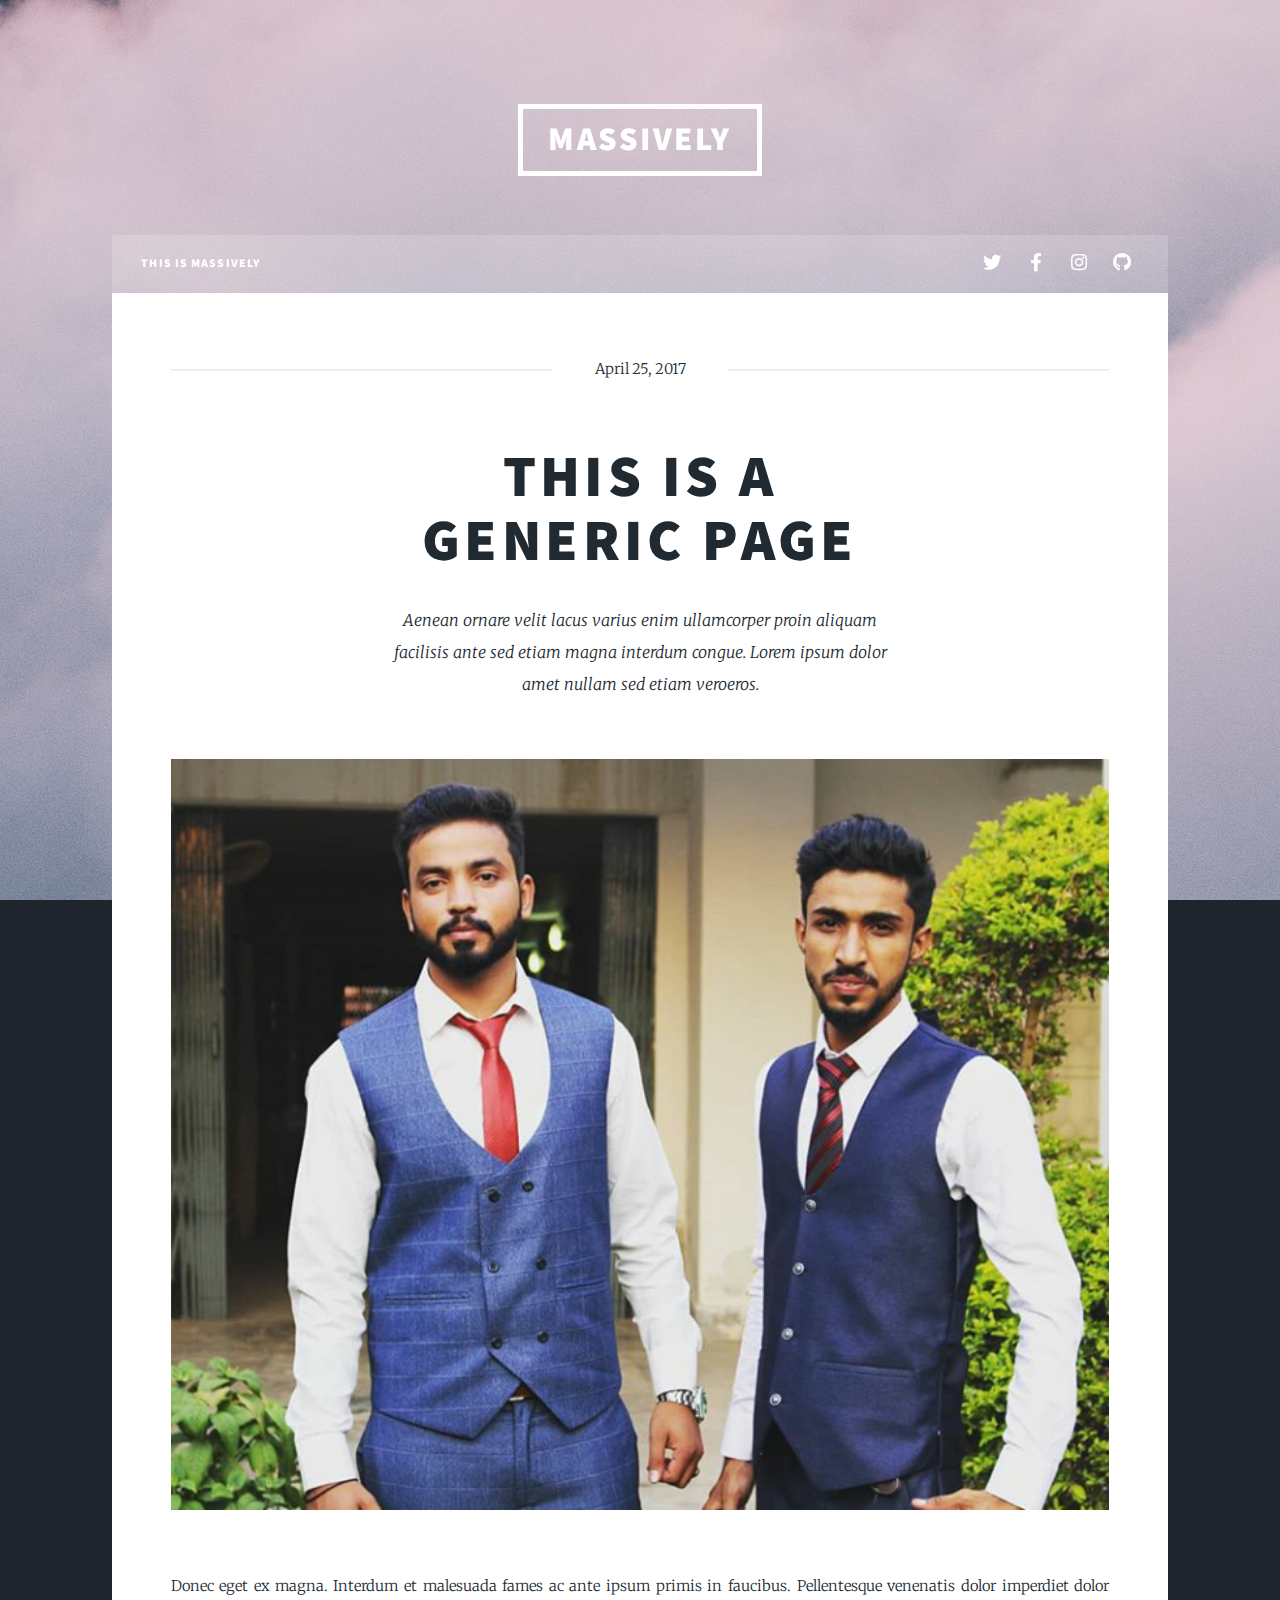
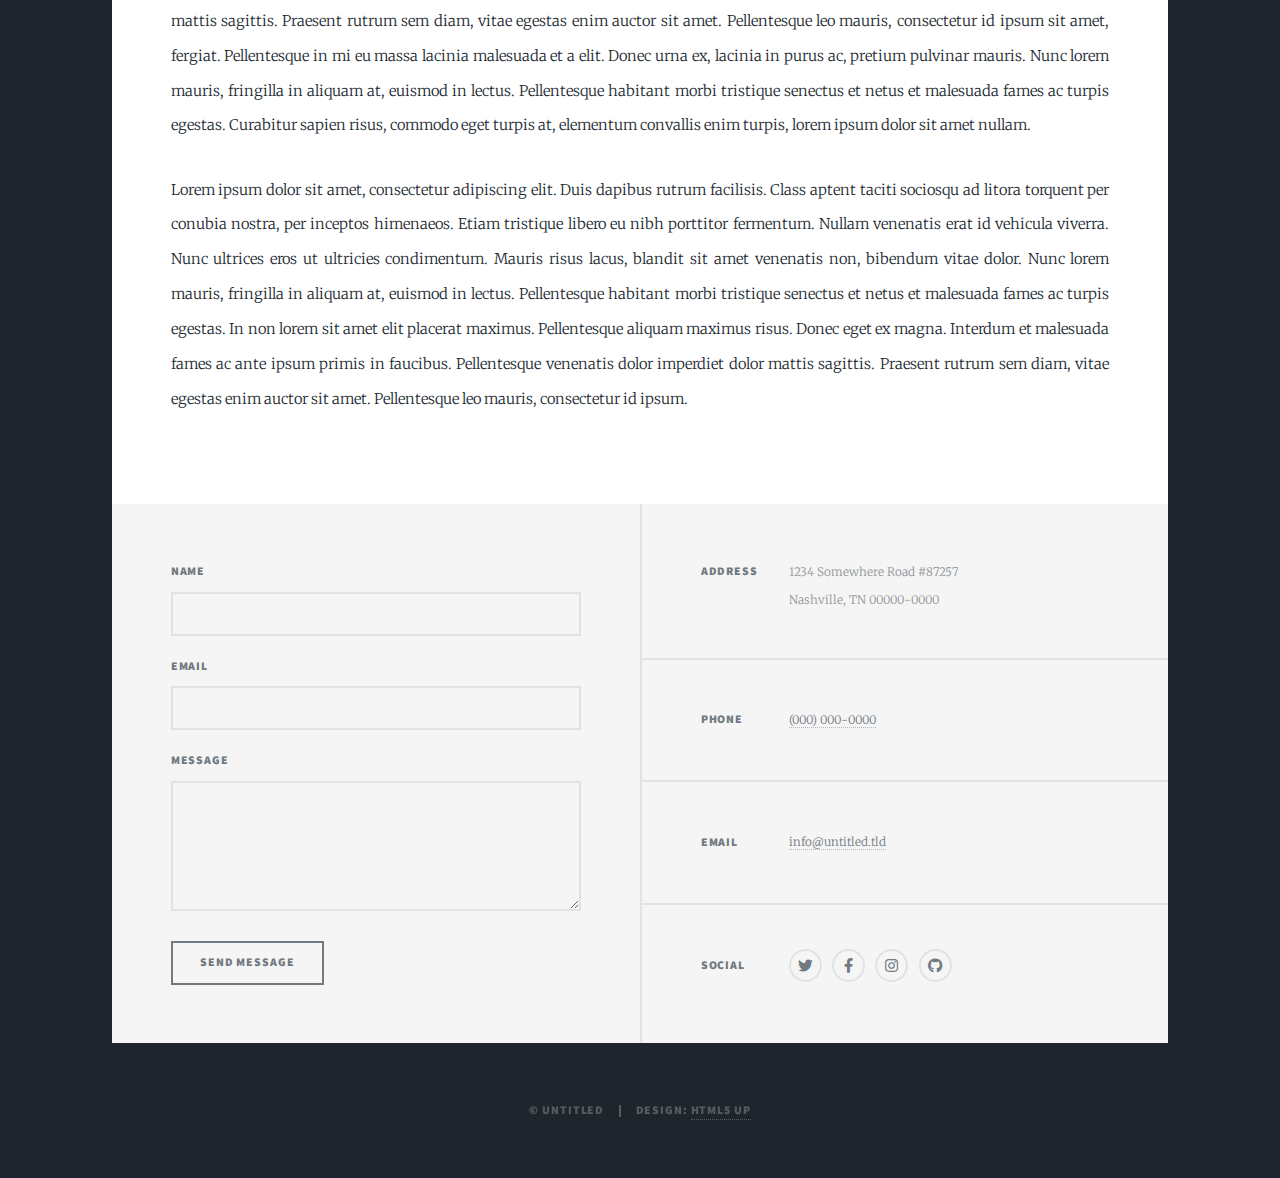
<file: generic.html>
<!DOCTYPE HTML>
<!--
	Massively by HTML5 UP
	html5up.net | @ajlkn
	Free for personal and commercial use under the CCA 3.0 license (html5up.net/license)
-->
<html>
	<head>
		<title>Generic Page - Massively by HTML5 UP</title>
		<meta charset="utf-8" />
		<meta name="viewport" content="width=device-width, initial-scale=1, user-scalable=no" />
		<link rel="stylesheet" href="assets/css/main.css" />
		<noscript><link rel="stylesheet" href="assets/css/noscript.css" /></noscript>
	</head>
	<body class="is-preload">

		<!-- Wrapper -->
			<div id="wrapper">

				<!-- Header -->
					<header id="header">
						<a href="index.html" class="logo">Massively</a>
					</header>

				<!-- Nav -->
					<nav id="nav">
						<ul class="links">
							<li><a href="index.html">This is Massively</a></li>
						</ul>
						<ul class="icons">
							<li><a href="#" class="icon brands fa-twitter"><span class="label">Twitter</span></a></li>
							<li><a href="#" class="icon brands fa-facebook-f"><span class="label">Facebook</span></a></li>
							<li><a href="#" class="icon brands fa-instagram"><span class="label">Instagram</span></a></li>
							<li><a href="#" class="icon brands fa-github"><span class="label">GitHub</span></a></li>
						</ul>
					</nav>

				<!-- Main -->
					<div id="main">

						<!-- Post -->
							<section class="post">
								<header class="major">
									<span class="date">April 25, 2017</span>
									<h1>This is a<br />
									Generic Page</h1>
									<p>Aenean ornare velit lacus varius enim ullamcorper proin aliquam<br />
									facilisis ante sed etiam magna interdum congue. Lorem ipsum dolor<br />
									amet nullam sed etiam veroeros.</p>
								</header>
								<div class="image main"><img src="images/pic01.jpg" alt="" /></div>
								<p>Donec eget ex magna. Interdum et malesuada fames ac ante ipsum primis in faucibus. Pellentesque venenatis dolor imperdiet dolor mattis sagittis. Praesent rutrum sem diam, vitae egestas enim auctor sit amet. Pellentesque leo mauris, consectetur id ipsum sit amet, fergiat. Pellentesque in mi eu massa lacinia malesuada et a elit. Donec urna ex, lacinia in purus ac, pretium pulvinar mauris. Nunc lorem mauris, fringilla in aliquam at, euismod in lectus. Pellentesque habitant morbi tristique senectus et netus et malesuada fames ac turpis egestas. Curabitur sapien risus, commodo eget turpis at, elementum convallis enim turpis, lorem ipsum dolor sit amet nullam.</p>
								<p>Lorem ipsum dolor sit amet, consectetur adipiscing elit. Duis dapibus rutrum facilisis. Class aptent taciti sociosqu ad litora torquent per conubia nostra, per inceptos himenaeos. Etiam tristique libero eu nibh porttitor fermentum. Nullam venenatis erat id vehicula viverra. Nunc ultrices eros ut ultricies condimentum. Mauris risus lacus, blandit sit amet venenatis non, bibendum vitae dolor. Nunc lorem mauris, fringilla in aliquam at, euismod in lectus. Pellentesque habitant morbi tristique senectus et netus et malesuada fames ac turpis egestas. In non lorem sit amet elit placerat maximus. Pellentesque aliquam maximus risus. Donec eget ex magna. Interdum et malesuada fames ac ante ipsum primis in faucibus. Pellentesque venenatis dolor imperdiet dolor mattis sagittis. Praesent rutrum sem diam, vitae egestas enim auctor sit amet. Pellentesque leo mauris, consectetur id ipsum.</p>
							</section>

					</div>

				<!-- Footer -->
					<footer id="footer">
						<section>
							<form method="post" action="#">
								<div class="fields">
									<div class="field">
										<label for="name">Name</label>
										<input type="text" name="name" id="name" />
									</div>
									<div class="field">
										<label for="email">Email</label>
										<input type="text" name="email" id="email" />
									</div>
									<div class="field">
										<label for="message">Message</label>
										<textarea name="message" id="message" rows="3"></textarea>
									</div>
								</div>
								<ul class="actions">
									<li><input type="submit" value="Send Message" /></li>
								</ul>
							</form>
						</section>
						<section class="split contact">
							<section class="alt">
								<h3>Address</h3>
								<p>1234 Somewhere Road #87257<br />
								Nashville, TN 00000-0000</p>
							</section>
							<section>
								<h3>Phone</h3>
								<p><a href="#">(000) 000-0000</a></p>
							</section>
							<section>
								<h3>Email</h3>
								<p><a href="#">info@untitled.tld</a></p>
							</section>
							<section>
								<h3>Social</h3>
								<ul class="icons alt">
									<li><a href="#" class="icon brands alt fa-twitter"><span class="label">Twitter</span></a></li>
									<li><a href="#" class="icon brands alt fa-facebook-f"><span class="label">Facebook</span></a></li>
									<li><a href="#" class="icon brands alt fa-instagram"><span class="label">Instagram</span></a></li>
									<li><a href="#" class="icon brands alt fa-github"><span class="label">GitHub</span></a></li>
								</ul>
							</section>
						</section>
					</footer>

				<!-- Copyright -->
					<div id="copyright">
						<ul><li>&copy; Untitled</li><li>Design: <a href="https://html5up.net">HTML5 UP</a></li></ul>
					</div>

			</div>

		<!-- Scripts -->
			<script src="assets/js/jquery.min.js"></script>
			<script src="assets/js/jquery.scrollex.min.js"></script>
			<script src="assets/js/jquery.scrolly.min.js"></script>
			<script src="assets/js/browser.min.js"></script>
			<script src="assets/js/breakpoints.min.js"></script>
			<script src="assets/js/util.js"></script>
			<script src="assets/js/main.js"></script>

	</body>
</html>
</file>
<file: assets/css/main.css>
@import url(fontawesome-all.min.css);
@import url("https://fonts.googleapis.com/css?family=Merriweather:300,700,300italic,700italic|Source+Sans+Pro:900");

/*
	Massively by HTML5 UP
	html5up.net | @ajlkn
	Free for personal and commercial use under the CCA 3.0 license (html5up.net/license)
*/

html, body, div, span, applet, object,
iframe, h1, h2, h3, h4, h5, h6, p, blockquote,
pre, a, abbr, acronym, address, big, cite,
code, del, dfn, em, img, ins, kbd, q, s, samp,
small, strike, strong, sub, sup, tt, var, b,
u, i, center, dl, dt, dd, ol, ul, li, fieldset,
form, label, legend, table, caption, tbody,
tfoot, thead, tr, th, td, article, aside,
canvas, details, embed, figure, figcaption,
footer, header, hgroup, menu, nav, output, ruby,
section, summary, time, mark, audio, video {
	margin: 0;
	padding: 0;
	border: 0;
	font-size: 100%;
	font: inherit;
	vertical-align: baseline;}

article, aside, details, figcaption, figure,
footer, header, hgroup, menu, nav, section {
	display: block;}

body {
	line-height: 1;
}

ol, ul {
	list-style: none;
}

blockquote, q {
	quotes: none;
}

	blockquote:before, blockquote:after, q:before, q:after {
		content: '';
		content: none;
	}

table {
	border-collapse: collapse;
	border-spacing: 0;
}

body {
	-webkit-text-size-adjust: none;
}

mark {
	background-color: transparent;
	color: inherit;
}

input::-moz-focus-inner {
	border: 0;
	padding: 0;
}

input, select, textarea {
	-moz-appearance: none;
	-webkit-appearance: none;
	-ms-appearance: none;
	appearance: none;
}

/* Basic */

	@-ms-viewport {
		width: device-width;
	}

	body {
		-ms-overflow-style: scrollbar;
	}

	@media screen and (max-width: 480px) {

		html, body {
			min-width: 320px;
		}

	}

	html {
		box-sizing: border-box;
	}

	*, *:before, *:after {
		box-sizing: inherit;
	}

	body {
		background-color: #1e252d;
	}

		body.is-preload *, body.is-preload *:before, body.is-preload *:after {
			-moz-animation: none !important;
			-webkit-animation: none !important;
			-ms-animation: none !important;
			animation: none !important;
			-moz-transition: none !important;
			-webkit-transition: none !important;
			-ms-transition: none !important;
			transition: none !important;
		}

/* Type */

	html {
		font-size: 16pt;
	}

		@media screen and (max-width: 1680px) {

			html {
				font-size: 12pt;
			}

		}

		@media screen and (max-width: 1280px) {

			html {
				font-size: 11pt;
			}

		}

		@media screen and (max-width: 360px) {

			html {
				font-size: 10pt;
			}

		}

	body {
		color: #212931;
	}

	body, input, select, textarea {
		font-family: "Merriweather", Georgia, serif;
		font-weight: 300;
		font-size: 1rem;
		line-height: 2.375;
	}

	a {
		-moz-transition: color 0.2s ease-in-out, background-color 0.2s ease-in-out, border-color 0.2s ease-in-out, box-shadow 0.2s ease-in-out;
		-webkit-transition: color 0.2s ease-in-out, background-color 0.2s ease-in-out, border-color 0.2s ease-in-out, box-shadow 0.2s ease-in-out;
		-ms-transition: color 0.2s ease-in-out, background-color 0.2s ease-in-out, border-color 0.2s ease-in-out, box-shadow 0.2s ease-in-out;
		transition: color 0.2s ease-in-out, background-color 0.2s ease-in-out, border-color 0.2s ease-in-out, box-shadow 0.2s ease-in-out;
		border-bottom: dotted 1px;
		text-decoration: none;
	}

		a:hover {
			border-bottom-color: transparent;
		}

	strong, b {
		font-weight: 600;
	}

	em, i {
		font-style: italic;
	}

	p {
		text-align: justify;
		margin: 0 0 2rem 0;
	}

	h1, h2, h3, h4, h5, h6 {
		font-family: "Source Sans Pro", Helvetica, sans-serif;
		font-weight: 900;
		line-height: 1.5;
		letter-spacing: 0.075em;
		text-transform: uppercase;
		margin: 0 0 1rem 0;
	}

		h1 a, h2 a, h3 a, h4 a, h5 a, h6 a {
			border-bottom: 0;
			color: inherit;
			text-decoration: none;
		}

	h1 {
		font-size: 4rem;
		line-height: 1.1;
		margin: 0 0 2rem 0;
	}

	h2 {
		font-size: 1.75rem;
		line-height: 1.3;
		margin: 0 0 1.5rem 0;
	}

	h3 {
		font-size: 1.25rem;
		margin: 0 0 1.5rem 0;
	}

	h4 {
		font-size: 1rem;
	}

	h5 {
		font-size: 0.9rem;
	}

	h6 {
		font-size: 0.8rem;
	}

	sub {
		font-size: 0.8rem;
		position: relative;
		top: 0.5rem;
	}

	sup {
		font-size: 0.8rem;
		position: relative;
		top: -0.5rem;
	}

	blockquote {
		border-left: solid 4px;
		font-style: italic;
		margin: 0 0 2rem 0;
		padding: 0.5rem 0 0.5rem 2rem;
	}

	code {
		border: solid 2px;
		font-family: "Courier New", monospace;
		font-size: 0.9rem;
		margin: 0 0.25rem;
		padding: 0.25rem 0.65rem;
	}

	pre {
		-webkit-overflow-scrolling: touch;
		font-family: "Courier New", monospace;
		font-size: 0.9rem;
		margin: 0 0 2rem 0;
	}

		pre code {
			display: block;
			line-height: 1.75;
			padding: 1rem 1.5rem;
			overflow-x: auto;
		}

	hr {
		border: 0;
		border-bottom: solid 2px;
		margin: 3rem 0;
	}

		hr.major {
			margin: 5rem 0;
		}

	.align-left {
		text-align: left;
	}

	.align-center {
		text-align: center;
	}

	.align-right {
		text-align: right;
	}

	input, select, textarea {
		color: #212931;
	}

	a {
		color: #212931;
		border-bottom-color: rgba(33, 41, 49, 0.5);
	}

		a:hover {
			border-bottom-color: transparent;
			color: #18bfef !important;
		}

	strong, b {
		color: #212931;
	}

	h1, h2, h3, h4, h5, h6 {
		color: #212931;
	}

	blockquote {
		border-left-color: #eeeeee;
	}

	code {
		background: rgba(220, 220, 220, 0.25);
		border-color: #eeeeee;
	}

	hr {
		border-bottom-color: #eeeeee;
	}

/* Row */

	.row {
		display: flex;
		flex-wrap: wrap;
		box-sizing: border-box;
		align-items: stretch;
	}

		.row > * {
			box-sizing: border-box;
		}

		.row.gtr-uniform > * > :last-child {
			margin-bottom: 0;
		}

		.row.aln-left {
			justify-content: flex-start;
		}

		.row.aln-center {
			justify-content: center;
		}

		.row.aln-right {
			justify-content: flex-end;
		}

		.row.aln-top {
			align-items: flex-start;
		}

		.row.aln-middle {
			align-items: center;
		}

		.row.aln-bottom {
			align-items: flex-end;
		}

		.row > .imp {
			order: -1;
		}

		.row > .col-1 {
			width: 8.33333%;
		}

		.row > .off-1 {
			margin-left: 8.33333%;
		}

		.row > .col-2 {
			width: 16.66667%;
		}

		.row > .off-2 {
			margin-left: 16.66667%;
		}

		.row > .col-3 {
			width: 25%;
		}

		.row > .off-3 {
			margin-left: 25%;
		}

		.row > .col-4 {
			width: 33.33333%;
		}

		.row > .off-4 {
			margin-left: 33.33333%;
		}

		.row > .col-5 {
			width: 41.66667%;
		}

		.row > .off-5 {
			margin-left: 41.66667%;
		}

		.row > .col-6 {
			width: 50%;
		}

		.row > .off-6 {
			margin-left: 50%;
		}

		.row > .col-7 {
			width: 58.33333%;
		}

		.row > .off-7 {
			margin-left: 58.33333%;
		}

		.row > .col-8 {
			width: 66.66667%;
		}

		.row > .off-8 {
			margin-left: 66.66667%;
		}

		.row > .col-9 {
			width: 75%;
		}

		.row > .off-9 {
			margin-left: 75%;
		}

		.row > .col-10 {
			width: 83.33333%;
		}

		.row > .off-10 {
			margin-left: 83.33333%;
		}

		.row > .col-11 {
			width: 91.66667%;
		}

		.row > .off-11 {
			margin-left: 91.66667%;
		}

		.row > .col-12 {
			width: 100%;
		}

		.row > .off-12 {
			margin-left: 100%;
		}

		.row.gtr-0 {
			margin-top: 0;
			margin-left: 0rem;
		}

			.row.gtr-0 > * {
				padding: 0 0 0 0rem;
			}

			.row.gtr-0.gtr-uniform {
				margin-top: 0rem;
			}

				.row.gtr-0.gtr-uniform > * {
					padding-top: 0rem;
				}

		.row.gtr-25 {
			margin-top: 0;
			margin-left: -0.375rem;
		}

			.row.gtr-25 > * {
				padding: 0 0 0 0.375rem;
			}

			.row.gtr-25.gtr-uniform {
				margin-top: -0.375rem;
			}

				.row.gtr-25.gtr-uniform > * {
					padding-top: 0.375rem;
				}

		.row.gtr-50 {
			margin-top: 0;
			margin-left: -0.75rem;
		}

			.row.gtr-50 > * {
				padding: 0 0 0 0.75rem;
			}

			.row.gtr-50.gtr-uniform {
				margin-top: -0.75rem;
			}

				.row.gtr-50.gtr-uniform > * {
					padding-top: 0.75rem;
				}

		.row {
			margin-top: 0;
			margin-left: -1.5rem;
		}

			.row > * {
				padding: 0 0 0 1.5rem;
			}

			.row.gtr-uniform {
				margin-top: -1.5rem;
			}

				.row.gtr-uniform > * {
					padding-top: 1.5rem;
				}

		.row.gtr-150 {
			margin-top: 0;
			margin-left: -2.25rem;
		}

			.row.gtr-150 > * {
				padding: 0 0 0 2.25rem;
			}

			.row.gtr-150.gtr-uniform {
				margin-top: -2.25rem;
			}

				.row.gtr-150.gtr-uniform > * {
					padding-top: 2.25rem;
				}

		.row.gtr-200 {
			margin-top: 0;
			margin-left: -3rem;
		}

			.row.gtr-200 > * {
				padding: 0 0 0 3rem;
			}

			.row.gtr-200.gtr-uniform {
				margin-top: -3rem;
			}

				.row.gtr-200.gtr-uniform > * {
					padding-top: 3rem;
				}

		@media screen and (max-width: 1680px) {

			.row {
				display: flex;
				flex-wrap: wrap;
				box-sizing: border-box;
				align-items: stretch;
			}

				.row > * {
					box-sizing: border-box;
				}

				.row.gtr-uniform > * > :last-child {
					margin-bottom: 0;
				}

				.row.aln-left {
					justify-content: flex-start;
				}

				.row.aln-center {
					justify-content: center;
				}

				.row.aln-right {
					justify-content: flex-end;
				}

				.row.aln-top {
					align-items: flex-start;
				}

				.row.aln-middle {
					align-items: center;
				}

				.row.aln-bottom {
					align-items: flex-end;
				}

				.row > .imp-xlarge {
					order: -1;
				}

				.row > .col-1-xlarge {
					width: 8.33333%;
				}

				.row > .off-1-xlarge {
					margin-left: 8.33333%;
				}

				.row > .col-2-xlarge {
					width: 16.66667%;
				}

				.row > .off-2-xlarge {
					margin-left: 16.66667%;
				}

				.row > .col-3-xlarge {
					width: 25%;
				}

				.row > .off-3-xlarge {
					margin-left: 25%;
				}

				.row > .col-4-xlarge {
					width: 33.33333%;
				}

				.row > .off-4-xlarge {
					margin-left: 33.33333%;
				}

				.row > .col-5-xlarge {
					width: 41.66667%;
				}

				.row > .off-5-xlarge {
					margin-left: 41.66667%;
				}

				.row > .col-6-xlarge {
					width: 50%;
				}

				.row > .off-6-xlarge {
					margin-left: 50%;
				}

				.row > .col-7-xlarge {
					width: 58.33333%;
				}

				.row > .off-7-xlarge {
					margin-left: 58.33333%;
				}

				.row > .col-8-xlarge {
					width: 66.66667%;
				}

				.row > .off-8-xlarge {
					margin-left: 66.66667%;
				}

				.row > .col-9-xlarge {
					width: 75%;
				}

				.row > .off-9-xlarge {
					margin-left: 75%;
				}

				.row > .col-10-xlarge {
					width: 83.33333%;
				}

				.row > .off-10-xlarge {
					margin-left: 83.33333%;
				}

				.row > .col-11-xlarge {
					width: 91.66667%;
				}

				.row > .off-11-xlarge {
					margin-left: 91.66667%;
				}

				.row > .col-12-xlarge {
					width: 100%;
				}

				.row > .off-12-xlarge {
					margin-left: 100%;
				}

				.row.gtr-0 {
					margin-top: 0;
					margin-left: 0rem;
				}

					.row.gtr-0 > * {
						padding: 0 0 0 0rem;
					}

					.row.gtr-0.gtr-uniform {
						margin-top: 0rem;
					}

						.row.gtr-0.gtr-uniform > * {
							padding-top: 0rem;
						}

				.row.gtr-25 {
					margin-top: 0;
					margin-left: -0.375rem;
				}

					.row.gtr-25 > * {
						padding: 0 0 0 0.375rem;
					}

					.row.gtr-25.gtr-uniform {
						margin-top: -0.375rem;
					}

						.row.gtr-25.gtr-uniform > * {
							padding-top: 0.375rem;
						}

				.row.gtr-50 {
					margin-top: 0;
					margin-left: -0.75rem;
				}

					.row.gtr-50 > * {
						padding: 0 0 0 0.75rem;
					}

					.row.gtr-50.gtr-uniform {
						margin-top: -0.75rem;
					}

						.row.gtr-50.gtr-uniform > * {
							padding-top: 0.75rem;
						}

				.row {
					margin-top: 0;
					margin-left: -1.5rem;
				}

					.row > * {
						padding: 0 0 0 1.5rem;
					}

					.row.gtr-uniform {
						margin-top: -1.5rem;
					}

						.row.gtr-uniform > * {
							padding-top: 1.5rem;
						}

				.row.gtr-150 {
					margin-top: 0;
					margin-left: -2.25rem;
				}

					.row.gtr-150 > * {
						padding: 0 0 0 2.25rem;
					}

					.row.gtr-150.gtr-uniform {
						margin-top: -2.25rem;
					}

						.row.gtr-150.gtr-uniform > * {
							padding-top: 2.25rem;
						}

				.row.gtr-200 {
					margin-top: 0;
					margin-left: -3rem;
				}

					.row.gtr-200 > * {
						padding: 0 0 0 3rem;
					}

					.row.gtr-200.gtr-uniform {
						margin-top: -3rem;
					}

						.row.gtr-200.gtr-uniform > * {
							padding-top: 3rem;
						}

		}

		@media screen and (max-width: 1280px) {

			.row {
				display: flex;
				flex-wrap: wrap;
				box-sizing: border-box;
				align-items: stretch;
			}

				.row > * {
					box-sizing: border-box;
				}

				.row.gtr-uniform > * > :last-child {
					margin-bottom: 0;
				}

				.row.aln-left {
					justify-content: flex-start;
				}

				.row.aln-center {
					justify-content: center;
				}

				.row.aln-right {
					justify-content: flex-end;
				}

				.row.aln-top {
					align-items: flex-start;
				}

				.row.aln-middle {
					align-items: center;
				}

				.row.aln-bottom {
					align-items: flex-end;
				}

				.row > .imp-large {
					order: -1;
				}

				.row > .col-1-large {
					width: 8.33333%;
				}

				.row > .off-1-large {
					margin-left: 8.33333%;
				}

				.row > .col-2-large {
					width: 16.66667%;
				}

				.row > .off-2-large {
					margin-left: 16.66667%;
				}

				.row > .col-3-large {
					width: 25%;
				}

				.row > .off-3-large {
					margin-left: 25%;
				}

				.row > .col-4-large {
					width: 33.33333%;
				}

				.row > .off-4-large {
					margin-left: 33.33333%;
				}

				.row > .col-5-large {
					width: 41.66667%;
				}

				.row > .off-5-large {
					margin-left: 41.66667%;
				}

				.row > .col-6-large {
					width: 50%;
				}

				.row > .off-6-large {
					margin-left: 50%;
				}

				.row > .col-7-large {
					width: 58.33333%;
				}

				.row > .off-7-large {
					margin-left: 58.33333%;
				}

				.row > .col-8-large {
					width: 66.66667%;
				}

				.row > .off-8-large {
					margin-left: 66.66667%;
				}

				.row > .col-9-large {
					width: 75%;
				}

				.row > .off-9-large {
					margin-left: 75%;
				}

				.row > .col-10-large {
					width: 83.33333%;
				}

				.row > .off-10-large {
					margin-left: 83.33333%;
				}

				.row > .col-11-large {
					width: 91.66667%;
				}

				.row > .off-11-large {
					margin-left: 91.66667%;
				}

				.row > .col-12-large {
					width: 100%;
				}

				.row > .off-12-large {
					margin-left: 100%;
				}

				.row.gtr-0 {
					margin-top: 0;
					margin-left: 0rem;
				}

					.row.gtr-0 > * {
						padding: 0 0 0 0rem;
					}

					.row.gtr-0.gtr-uniform {
						margin-top: 0rem;
					}

						.row.gtr-0.gtr-uniform > * {
							padding-top: 0rem;
						}

				.row.gtr-25 {
					margin-top: 0;
					margin-left: -0.375rem;
				}

					.row.gtr-25 > * {
						padding: 0 0 0 0.375rem;
					}

					.row.gtr-25.gtr-uniform {
						margin-top: -0.375rem;
					}

						.row.gtr-25.gtr-uniform > * {
							padding-top: 0.375rem;
						}

				.row.gtr-50 {
					margin-top: 0;
					margin-left: -0.75rem;
				}

					.row.gtr-50 > * {
						padding: 0 0 0 0.75rem;
					}

					.row.gtr-50.gtr-uniform {
						margin-top: -0.75rem;
					}

						.row.gtr-50.gtr-uniform > * {
							padding-top: 0.75rem;
						}

				.row {
					margin-top: 0;
					margin-left: -1.5rem;
				}

					.row > * {
						padding: 0 0 0 1.5rem;
					}

					.row.gtr-uniform {
						margin-top: -1.5rem;
					}

						.row.gtr-uniform > * {
							padding-top: 1.5rem;
						}

				.row.gtr-150 {
					margin-top: 0;
					margin-left: -2.25rem;
				}

					.row.gtr-150 > * {
						padding: 0 0 0 2.25rem;
					}

					.row.gtr-150.gtr-uniform {
						margin-top: -2.25rem;
					}

						.row.gtr-150.gtr-uniform > * {
							padding-top: 2.25rem;
						}

				.row.gtr-200 {
					margin-top: 0;
					margin-left: -3rem;
				}

					.row.gtr-200 > * {
						padding: 0 0 0 3rem;
					}

					.row.gtr-200.gtr-uniform {
						margin-top: -3rem;
					}

						.row.gtr-200.gtr-uniform > * {
							padding-top: 3rem;
						}

		}

		@media screen and (max-width: 980px) {

			.row {
				display: flex;
				flex-wrap: wrap;
				box-sizing: border-box;
				align-items: stretch;
			}

				.row > * {
					box-sizing: border-box;
				}

				.row.gtr-uniform > * > :last-child {
					margin-bottom: 0;
				}

				.row.aln-left {
					justify-content: flex-start;
				}

				.row.aln-center {
					justify-content: center;
				}

				.row.aln-right {
					justify-content: flex-end;
				}

				.row.aln-top {
					align-items: flex-start;
				}

				.row.aln-middle {
					align-items: center;
				}

				.row.aln-bottom {
					align-items: flex-end;
				}

				.row > .imp-medium {
					order: -1;
				}

				.row > .col-1-medium {
					width: 8.33333%;
				}

				.row > .off-1-medium {
					margin-left: 8.33333%;
				}

				.row > .col-2-medium {
					width: 16.66667%;
				}

				.row > .off-2-medium {
					margin-left: 16.66667%;
				}

				.row > .col-3-medium {
					width: 25%;
				}

				.row > .off-3-medium {
					margin-left: 25%;
				}

				.row > .col-4-medium {
					width: 33.33333%;
				}

				.row > .off-4-medium {
					margin-left: 33.33333%;
				}

				.row > .col-5-medium {
					width: 41.66667%;
				}

				.row > .off-5-medium {
					margin-left: 41.66667%;
				}

				.row > .col-6-medium {
					width: 50%;
				}

				.row > .off-6-medium {
					margin-left: 50%;
				}

				.row > .col-7-medium {
					width: 58.33333%;
				}

				.row > .off-7-medium {
					margin-left: 58.33333%;
				}

				.row > .col-8-medium {
					width: 66.66667%;
				}

				.row > .off-8-medium {
					margin-left: 66.66667%;
				}

				.row > .col-9-medium {
					width: 75%;
				}

				.row > .off-9-medium {
					margin-left: 75%;
				}

				.row > .col-10-medium {
					width: 83.33333%;
				}

				.row > .off-10-medium {
					margin-left: 83.33333%;
				}

				.row > .col-11-medium {
					width: 91.66667%;
				}

				.row > .off-11-medium {
					margin-left: 91.66667%;
				}

				.row > .col-12-medium {
					width: 100%;
				}

				.row > .off-12-medium {
					margin-left: 100%;
				}

				.row.gtr-0 {
					margin-top: 0;
					margin-left: 0rem;
				}

					.row.gtr-0 > * {
						padding: 0 0 0 0rem;
					}

					.row.gtr-0.gtr-uniform {
						margin-top: 0rem;
					}

						.row.gtr-0.gtr-uniform > * {
							padding-top: 0rem;
						}

				.row.gtr-25 {
					margin-top: 0;
					margin-left: -0.375rem;
				}

					.row.gtr-25 > * {
						padding: 0 0 0 0.375rem;
					}

					.row.gtr-25.gtr-uniform {
						margin-top: -0.375rem;
					}

						.row.gtr-25.gtr-uniform > * {
							padding-top: 0.375rem;
						}

				.row.gtr-50 {
					margin-top: 0;
					margin-left: -0.75rem;
				}

					.row.gtr-50 > * {
						padding: 0 0 0 0.75rem;
					}

					.row.gtr-50.gtr-uniform {
						margin-top: -0.75rem;
					}

						.row.gtr-50.gtr-uniform > * {
							padding-top: 0.75rem;
						}

				.row {
					margin-top: 0;
					margin-left: -1.5rem;
				}

					.row > * {
						padding: 0 0 0 1.5rem;
					}

					.row.gtr-uniform {
						margin-top: -1.5rem;
					}

						.row.gtr-uniform > * {
							padding-top: 1.5rem;
						}

				.row.gtr-150 {
					margin-top: 0;
					margin-left: -2.25rem;
				}

					.row.gtr-150 > * {
						padding: 0 0 0 2.25rem;
					}

					.row.gtr-150.gtr-uniform {
						margin-top: -2.25rem;
					}

						.row.gtr-150.gtr-uniform > * {
							padding-top: 2.25rem;
						}

				.row.gtr-200 {
					margin-top: 0;
					margin-left: -3rem;
				}

					.row.gtr-200 > * {
						padding: 0 0 0 3rem;
					}

					.row.gtr-200.gtr-uniform {
						margin-top: -3rem;
					}

						.row.gtr-200.gtr-uniform > * {
							padding-top: 3rem;
						}

		}

		@media screen and (max-width: 736px) {

			.row {
				display: flex;
				flex-wrap: wrap;
				box-sizing: border-box;
				align-items: stretch;
			}

				.row > * {
					box-sizing: border-box;
				}

				.row.gtr-uniform > * > :last-child {
					margin-bottom: 0;
				}

				.row.aln-left {
					justify-content: flex-start;
				}

				.row.aln-center {
					justify-content: center;
				}

				.row.aln-right {
					justify-content: flex-end;
				}

				.row.aln-top {
					align-items: flex-start;
				}

				.row.aln-middle {
					align-items: center;
				}

				.row.aln-bottom {
					align-items: flex-end;
				}

				.row > .imp-small {
					order: -1;
				}

				.row > .col-1-small {
					width: 8.33333%;
				}

				.row > .off-1-small {
					margin-left: 8.33333%;
				}

				.row > .col-2-small {
					width: 16.66667%;
				}

				.row > .off-2-small {
					margin-left: 16.66667%;
				}

				.row > .col-3-small {
					width: 25%;
				}

				.row > .off-3-small {
					margin-left: 25%;
				}

				.row > .col-4-small {
					width: 33.33333%;
				}

				.row > .off-4-small {
					margin-left: 33.33333%;
				}

				.row > .col-5-small {
					width: 41.66667%;
				}

				.row > .off-5-small {
					margin-left: 41.66667%;
				}

				.row > .col-6-small {
					width: 50%;
				}

				.row > .off-6-small {
					margin-left: 50%;
				}

				.row > .col-7-small {
					width: 58.33333%;
				}

				.row > .off-7-small {
					margin-left: 58.33333%;
				}

				.row > .col-8-small {
					width: 66.66667%;
				}

				.row > .off-8-small {
					margin-left: 66.66667%;
				}

				.row > .col-9-small {
					width: 75%;
				}

				.row > .off-9-small {
					margin-left: 75%;
				}

				.row > .col-10-small {
					width: 83.33333%;
				}

				.row > .off-10-small {
					margin-left: 83.33333%;
				}

				.row > .col-11-small {
					width: 91.66667%;
				}

				.row > .off-11-small {
					margin-left: 91.66667%;
				}

				.row > .col-12-small {
					width: 100%;
				}

				.row > .off-12-small {
					margin-left: 100%;
				}

				.row.gtr-0 {
					margin-top: 0;
					margin-left: 0rem;
				}

					.row.gtr-0 > * {
						padding: 0 0 0 0rem;
					}

					.row.gtr-0.gtr-uniform {
						margin-top: 0rem;
					}

						.row.gtr-0.gtr-uniform > * {
							padding-top: 0rem;
						}

				.row.gtr-25 {
					margin-top: 0;
					margin-left: -0.375rem;
				}

					.row.gtr-25 > * {
						padding: 0 0 0 0.375rem;
					}

					.row.gtr-25.gtr-uniform {
						margin-top: -0.375rem;
					}

						.row.gtr-25.gtr-uniform > * {
							padding-top: 0.375rem;
						}

				.row.gtr-50 {
					margin-top: 0;
					margin-left: -0.75rem;
				}

					.row.gtr-50 > * {
						padding: 0 0 0 0.75rem;
					}

					.row.gtr-50.gtr-uniform {
						margin-top: -0.75rem;
					}

						.row.gtr-50.gtr-uniform > * {
							padding-top: 0.75rem;
						}

				.row {
					margin-top: 0;
					margin-left: -1.5rem;
				}

					.row > * {
						padding: 0 0 0 1.5rem;
					}

					.row.gtr-uniform {
						margin-top: -1.5rem;
					}

						.row.gtr-uniform > * {
							padding-top: 1.5rem;
						}

				.row.gtr-150 {
					margin-top: 0;
					margin-left: -2.25rem;
				}

					.row.gtr-150 > * {
						padding: 0 0 0 2.25rem;
					}

					.row.gtr-150.gtr-uniform {
						margin-top: -2.25rem;
					}

						.row.gtr-150.gtr-uniform > * {
							padding-top: 2.25rem;
						}

				.row.gtr-200 {
					margin-top: 0;
					margin-left: -3rem;
				}

					.row.gtr-200 > * {
						padding: 0 0 0 3rem;
					}

					.row.gtr-200.gtr-uniform {
						margin-top: -3rem;
					}

						.row.gtr-200.gtr-uniform > * {
							padding-top: 3rem;
						}

		}

		@media screen and (max-width: 480px) {

			.row {
				display: flex;
				flex-wrap: wrap;
				box-sizing: border-box;
				align-items: stretch;
			}

				.row > * {
					box-sizing: border-box;
				}

				.row.gtr-uniform > * > :last-child {
					margin-bottom: 0;
				}

				.row.aln-left {
					justify-content: flex-start;
				}

				.row.aln-center {
					justify-content: center;
				}

				.row.aln-right {
					justify-content: flex-end;
				}

				.row.aln-top {
					align-items: flex-start;
				}

				.row.aln-middle {
					align-items: center;
				}

				.row.aln-bottom {
					align-items: flex-end;
				}

				.row > .imp-xsmall {
					order: -1;
				}

				.row > .col-1-xsmall {
					width: 8.33333%;
				}

				.row > .off-1-xsmall {
					margin-left: 8.33333%;
				}

				.row > .col-2-xsmall {
					width: 16.66667%;
				}

				.row > .off-2-xsmall {
					margin-left: 16.66667%;
				}

				.row > .col-3-xsmall {
					width: 25%;
				}

				.row > .off-3-xsmall {
					margin-left: 25%;
				}

				.row > .col-4-xsmall {
					width: 33.33333%;
				}

				.row > .off-4-xsmall {
					margin-left: 33.33333%;
				}

				.row > .col-5-xsmall {
					width: 41.66667%;
				}

				.row > .off-5-xsmall {
					margin-left: 41.66667%;
				}

				.row > .col-6-xsmall {
					width: 50%;
				}

				.row > .off-6-xsmall {
					margin-left: 50%;
				}

				.row > .col-7-xsmall {
					width: 58.33333%;
				}

				.row > .off-7-xsmall {
					margin-left: 58.33333%;
				}

				.row > .col-8-xsmall {
					width: 66.66667%;
				}

				.row > .off-8-xsmall {
					margin-left: 66.66667%;
				}

				.row > .col-9-xsmall {
					width: 75%;
				}

				.row > .off-9-xsmall {
					margin-left: 75%;
				}

				.row > .col-10-xsmall {
					width: 83.33333%;
				}

				.row > .off-10-xsmall {
					margin-left: 83.33333%;
				}

				.row > .col-11-xsmall {
					width: 91.66667%;
				}

				.row > .off-11-xsmall {
					margin-left: 91.66667%;
				}

				.row > .col-12-xsmall {
					width: 100%;
				}

				.row > .off-12-xsmall {
					margin-left: 100%;
				}

				.row.gtr-0 {
					margin-top: 0;
					margin-left: 0rem;
				}

					.row.gtr-0 > * {
						padding: 0 0 0 0rem;
					}

					.row.gtr-0.gtr-uniform {
						margin-top: 0rem;
					}

						.row.gtr-0.gtr-uniform > * {
							padding-top: 0rem;
						}

				.row.gtr-25 {
					margin-top: 0;
					margin-left: -0.375rem;
				}

					.row.gtr-25 > * {
						padding: 0 0 0 0.375rem;
					}

					.row.gtr-25.gtr-uniform {
						margin-top: -0.375rem;
					}

						.row.gtr-25.gtr-uniform > * {
							padding-top: 0.375rem;
						}

				.row.gtr-50 {
					margin-top: 0;
					margin-left: -0.75rem;
				}

					.row.gtr-50 > * {
						padding: 0 0 0 0.75rem;
					}

					.row.gtr-50.gtr-uniform {
						margin-top: -0.75rem;
					}

						.row.gtr-50.gtr-uniform > * {
							padding-top: 0.75rem;
						}

				.row {
					margin-top: 0;
					margin-left: -1.5rem;
				}

					.row > * {
						padding: 0 0 0 1.5rem;
					}

					.row.gtr-uniform {
						margin-top: -1.5rem;
					}

						.row.gtr-uniform > * {
							padding-top: 1.5rem;
						}

				.row.gtr-150 {
					margin-top: 0;
					margin-left: -2.25rem;
				}

					.row.gtr-150 > * {
						padding: 0 0 0 2.25rem;
					}

					.row.gtr-150.gtr-uniform {
						margin-top: -2.25rem;
					}

						.row.gtr-150.gtr-uniform > * {
							padding-top: 2.25rem;
						}

				.row.gtr-200 {
					margin-top: 0;
					margin-left: -3rem;
				}

					.row.gtr-200 > * {
						padding: 0 0 0 3rem;
					}

					.row.gtr-200.gtr-uniform {
						margin-top: -3rem;
					}

						.row.gtr-200.gtr-uniform > * {
							padding-top: 3rem;
						}

		}

		@media screen and (max-width: 360px) {

			.row {
				display: flex;
				flex-wrap: wrap;
				box-sizing: border-box;
				align-items: stretch;
			}

				.row > * {
					box-sizing: border-box;
				}

				.row.gtr-uniform > * > :last-child {
					margin-bottom: 0;
				}

				.row.aln-left {
					justify-content: flex-start;
				}

				.row.aln-center {
					justify-content: center;
				}

				.row.aln-right {
					justify-content: flex-end;
				}

				.row.aln-top {
					align-items: flex-start;
				}

				.row.aln-middle {
					align-items: center;
				}

				.row.aln-bottom {
					align-items: flex-end;
				}

				.row > .imp-xxsmall {
					order: -1;
				}

				.row > .col-1-xxsmall {
					width: 8.33333%;
				}

				.row > .off-1-xxsmall {
					margin-left: 8.33333%;
				}

				.row > .col-2-xxsmall {
					width: 16.66667%;
				}

				.row > .off-2-xxsmall {
					margin-left: 16.66667%;
				}

				.row > .col-3-xxsmall {
					width: 25%;
				}

				.row > .off-3-xxsmall {
					margin-left: 25%;
				}

				.row > .col-4-xxsmall {
					width: 33.33333%;
				}

				.row > .off-4-xxsmall {
					margin-left: 33.33333%;
				}

				.row > .col-5-xxsmall {
					width: 41.66667%;
				}

				.row > .off-5-xxsmall {
					margin-left: 41.66667%;
				}

				.row > .col-6-xxsmall {
					width: 50%;
				}

				.row > .off-6-xxsmall {
					margin-left: 50%;
				}

				.row > .col-7-xxsmall {
					width: 58.33333%;
				}

				.row > .off-7-xxsmall {
					margin-left: 58.33333%;
				}

				.row > .col-8-xxsmall {
					width: 66.66667%;
				}

				.row > .off-8-xxsmall {
					margin-left: 66.66667%;
				}

				.row > .col-9-xxsmall {
					width: 75%;
				}

				.row > .off-9-xxsmall {
					margin-left: 75%;
				}

				.row > .col-10-xxsmall {
					width: 83.33333%;
				}

				.row > .off-10-xxsmall {
					margin-left: 83.33333%;
				}

				.row > .col-11-xxsmall {
					width: 91.66667%;
				}

				.row > .off-11-xxsmall {
					margin-left: 91.66667%;
				}

				.row > .col-12-xxsmall {
					width: 100%;
				}

				.row > .off-12-xxsmall {
					margin-left: 100%;
				}

				.row.gtr-0 {
					margin-top: 0;
					margin-left: 0rem;
				}

					.row.gtr-0 > * {
						padding: 0 0 0 0rem;
					}

					.row.gtr-0.gtr-uniform {
						margin-top: 0rem;
					}

						.row.gtr-0.gtr-uniform > * {
							padding-top: 0rem;
						}

				.row.gtr-25 {
					margin-top: 0;
					margin-left: -0.375rem;
				}

					.row.gtr-25 > * {
						padding: 0 0 0 0.375rem;
					}

					.row.gtr-25.gtr-uniform {
						margin-top: -0.375rem;
					}

						.row.gtr-25.gtr-uniform > * {
							padding-top: 0.375rem;
						}

				.row.gtr-50 {
					margin-top: 0;
					margin-left: -0.75rem;
				}

					.row.gtr-50 > * {
						padding: 0 0 0 0.75rem;
					}

					.row.gtr-50.gtr-uniform {
						margin-top: -0.75rem;
					}

						.row.gtr-50.gtr-uniform > * {
							padding-top: 0.75rem;
						}

				.row {
					margin-top: 0;
					margin-left: -1.5rem;
				}

					.row > * {
						padding: 0 0 0 1.5rem;
					}

					.row.gtr-uniform {
						margin-top: -1.5rem;
					}

						.row.gtr-uniform > * {
							padding-top: 1.5rem;
						}

				.row.gtr-150 {
					margin-top: 0;
					margin-left: -2.25rem;
				}

					.row.gtr-150 > * {
						padding: 0 0 0 2.25rem;
					}

					.row.gtr-150.gtr-uniform {
						margin-top: -2.25rem;
					}

						.row.gtr-150.gtr-uniform > * {
							padding-top: 2.25rem;
						}

				.row.gtr-200 {
					margin-top: 0;
					margin-left: -3rem;
				}

					.row.gtr-200 > * {
						padding: 0 0 0 3rem;
					}

					.row.gtr-200.gtr-uniform {
						margin-top: -3rem;
					}

						.row.gtr-200.gtr-uniform > * {
							padding-top: 3rem;
						}

		}

/* Box */

	.box {
		border: solid 2px;
		margin-bottom: 2rem;
		padding: 1.5rem;
	}

		.box > :last-child,
		.box > :last-child > :last-child,
		.box > :last-child > :last-child > :last-child {
			margin-bottom: 0;
		}

		.box.alt {
			border: 0;
			border-radius: 0;
			padding: 0;
		}

	.box {
		border-color: #eeeeee;
	}

/* Button */

	input[type="submit"],
	input[type="reset"],
	input[type="button"],
	button,
	.button {
		-moz-appearance: none;
		-webkit-appearance: none;
		-ms-appearance: none;
		appearance: none;
		-moz-transition: background-color 0.2s ease-in-out, box-shadow 0.2s ease-in-out, color 0.2s ease-in-out;
		-webkit-transition: background-color 0.2s ease-in-out, box-shadow 0.2s ease-in-out, color 0.2s ease-in-out;
		-ms-transition: background-color 0.2s ease-in-out, box-shadow 0.2s ease-in-out, color 0.2s ease-in-out;
		transition: background-color 0.2s ease-in-out, box-shadow 0.2s ease-in-out, color 0.2s ease-in-out;
		border: 0;
		border-radius: 0;
		cursor: pointer;
		display: inline-block;
		font-family: "Source Sans Pro", Helvetica, sans-serif;
		font-size: 0.8rem;
		font-weight: 900;
		letter-spacing: 0.075em;
		height: 3rem;
		line-height: 3rem;
		padding: 0 2rem;
		text-align: center;
		text-decoration: none;
		text-transform: uppercase;
		white-space: nowrap;
	}

		input[type="submit"].icon:before,
		input[type="reset"].icon:before,
		input[type="button"].icon:before,
		button.icon:before,
		.button.icon:before {
			margin-right: 0.5rem;
		}

		input[type="submit"].icon.solo,
		input[type="reset"].icon.solo,
		input[type="button"].icon.solo,
		button.icon.solo,
		.button.icon.solo {
			position: relative;
			width: 4rem;
			height: 4rem;
			line-height: 4rem;
			border-radius: 4rem;
			text-indent: 4rem;
			overflow: hidden;
			padding: 0;
			white-space: nowrap;
		}

			input[type="submit"].icon.solo:before,
			input[type="reset"].icon.solo:before,
			input[type="button"].icon.solo:before,
			button.icon.solo:before,
			.button.icon.solo:before {
				position: absolute;
				display: block;
				top: 0;
				left: 0;
				width: inherit;
				height: inherit;
				line-height: inherit;
				font-size: 1.25rem;
				margin-right: 0;
				text-align: center;
				text-indent: 0;
			}

		input[type="submit"].fit,
		input[type="reset"].fit,
		input[type="button"].fit,
		button.fit,
		.button.fit {
			width: 100%;
		}

		input[type="submit"].small,
		input[type="reset"].small,
		input[type="button"].small,
		button.small,
		.button.small {
			font-size: 0.7rem;
			height: 2.5rem;
			line-height: 2.5rem;
			padding: 0 1.5rem;
		}

		input[type="submit"].large,
		input[type="reset"].large,
		input[type="button"].large,
		button.large,
		.button.large {
			font-size: 0.9rem;
			height: 3.5rem;
			line-height: 3.5rem;
			padding: 0 2.75rem;
		}

		@media screen and (max-width: 980px) {

			input[type="submit"],
			input[type="reset"],
			input[type="button"],
			button,
			.button {
				font-size: 0.9rem;
				height: 3.25rem;
				line-height: 3.25rem;
			}

				input[type="submit"].large,
				input[type="reset"].large,
				input[type="button"].large,
				button.large,
				.button.large {
					font-size: 1rem;
					height: 3.75rem;
					line-height: 3.75rem;
				}

		}

		input[type="submit"].disabled, input[type="submit"]:disabled,
		input[type="reset"].disabled,
		input[type="reset"]:disabled,
		input[type="button"].disabled,
		input[type="button"]:disabled,
		button.disabled,
		button:disabled,
		.button.disabled,
		.button:disabled {
			pointer-events: none;
			opacity: 0.25;
		}

	input[type="submit"],
	input[type="reset"],
	input[type="button"],
	button,
	.button {
		background-color: transparent;
		box-shadow: inset 0 0 0 2px #212931;
		color: #212931 !important;
	}

		input[type="submit"]:hover,
		input[type="reset"]:hover,
		input[type="button"]:hover,
		button:hover,
		.button:hover {
			box-shadow: inset 0 0 0 2px #18bfef;
			color: #18bfef !important;
		}

		input[type="submit"].primary,
		input[type="reset"].primary,
		input[type="button"].primary,
		button.primary,
		.button.primary {
			background-color: #212931;
			box-shadow: none;
			color: #ffffff !important;
		}

			input[type="submit"].primary:hover,
			input[type="reset"].primary:hover,
			input[type="button"].primary:hover,
			button.primary:hover,
			.button.primary:hover {
				background-color: #18bfef;
			}

/* Form */

	form {
		margin: 0 0 2rem 0;
	}

		form > :last-child {
			margin-bottom: 0;
		}

		form > .fields {
			display: -moz-flex;
			display: -webkit-flex;
			display: -ms-flex;
			display: flex;
			-moz-flex-wrap: wrap;
			-webkit-flex-wrap: wrap;
			-ms-flex-wrap: wrap;
			flex-wrap: wrap;
			width: calc(100% + 3rem);
			margin: -1.5rem 0 2rem -1.5rem;
		}

			form > .fields > .field {
				-moz-flex-grow: 0;
				-webkit-flex-grow: 0;
				-ms-flex-grow: 0;
				flex-grow: 0;
				-moz-flex-shrink: 0;
				-webkit-flex-shrink: 0;
				-ms-flex-shrink: 0;
				flex-shrink: 0;
				padding: 1.5rem 0 0 1.5rem;
				width: calc(100% - 1.5rem);
			}

				form > .fields > .field.half {
					width: calc(50% - 0.75rem);
				}

				form > .fields > .field.third {
					width: calc(100%/3 - 0.5rem);
				}

				form > .fields > .field.quarter {
					width: calc(25% - 0.375rem);
				}

		@media screen and (max-width: 480px) {

			form > .fields {
				width: calc(100% + 3rem);
				margin: -1.5rem 0 2rem -1.5rem;
			}

				form > .fields > .field {
					padding: 1.5rem 0 0 1.5rem;
					width: calc(100% - 1.5rem);
				}

					form > .fields > .field.half {
						width: calc(100% - 1.5rem);
					}

					form > .fields > .field.third {
						width: calc(100% - 1.5rem);
					}

					form > .fields > .field.quarter {
						width: calc(100% - 1.5rem);
					}

		}

	label {
		display: block;
		font-family: "Source Sans Pro", Helvetica, sans-serif;
		font-weight: 900;
		line-height: 1.5;
		letter-spacing: 0.075em;
		font-size: 0.8rem;
		text-transform: uppercase;
		margin: 0 0 0.75rem 0;
	}

		@media screen and (max-width: 980px) {

			label {
				font-size: 0.9rem;
			}

		}

	input[type="text"],
	input[type="password"],
	input[type="email"],
	select,
	textarea {
		-moz-appearance: none;
		-webkit-appearance: none;
		-ms-appearance: none;
		appearance: none;
		background: transparent;
		border-radius: 0;
		border: solid 2px;
		color: inherit;
		display: block;
		outline: 0;
		padding: 0 1rem;
		text-decoration: none;
		width: 100%;
	}

		input[type="text"]:invalid,
		input[type="password"]:invalid,
		input[type="email"]:invalid,
		select:invalid,
		textarea:invalid {
			box-shadow: none;
		}

	select {
		background-size: 1.25rem;
		background-repeat: no-repeat;
		background-position: calc(100% - 1rem) center;
		height: 3rem;
		padding-right: 3rem;
		text-overflow: ellipsis;
	}

		select:focus::-ms-value {
			background-color: transparent;
		}

		select::-ms-expand {
			display: none;
		}

	input[type="text"],
	input[type="password"],
	input[type="email"],
	select {
		height: 3rem;
	}

	textarea {
		padding: 0.75rem 1rem;
	}

	input[type="checkbox"],
	input[type="radio"] {
		-moz-appearance: none;
		-webkit-appearance: none;
		-ms-appearance: none;
		appearance: none;
		display: block;
		float: left;
		margin-right: -2rem;
		opacity: 0;
		width: 1rem;
		z-index: -1;
	}

		input[type="checkbox"] + label,
		input[type="radio"] + label {
			text-decoration: none;
			cursor: pointer;
			display: inline-block;
			font-size: 1rem;
			letter-spacing: 0;
			font-family: "Merriweather", Georgia, serif;
			text-transform: none;
			font-weight: 300;
			padding-left: 2.8rem;
			padding-right: 1rem;
			position: relative;
		}

			input[type="checkbox"] + label:before,
			input[type="radio"] + label:before {
				-moz-osx-font-smoothing: grayscale;
				-webkit-font-smoothing: antialiased;
				display: inline-block;
				font-style: normal;
				font-variant: normal;
				text-rendering: auto;
				line-height: 1;
				text-transform: none !important;
				font-family: 'Font Awesome 5 Free';
				font-weight: 900;
			}

			input[type="checkbox"] + label:before,
			input[type="radio"] + label:before {
				border-radius: 0;
				border: solid 2px;
				content: '';
				display: inline-block;
				font-size: 0.8rem;
				height: 1.8rem;
				left: 0;
				line-height: 1.65rem;
				position: absolute;
				text-align: center;
				top: -0.125rem;
				width: 1.8rem;
			}

		input[type="checkbox"]:checked + label:before,
		input[type="radio"]:checked + label:before {
			content: '\f00c';
		}

	input[type="checkbox"] + label:before {
		border-radius: 0;
	}

	input[type="radio"] + label:before {
		border-radius: 100%;
	}

	::-webkit-input-placeholder {
		opacity: 1.0;
	}

	:-moz-placeholder {
		opacity: 1.0;
	}

	::-moz-placeholder {
		opacity: 1.0;
	}

	:-ms-input-placeholder {
		opacity: 1.0;
	}

	label {
		color: #212931;
	}

	input[type="text"],
	input[type="password"],
	input[type="email"],
	select,
	textarea {
		border-color: #eeeeee;
	}

		input[type="text"]:focus,
		input[type="password"]:focus,
		input[type="email"]:focus,
		select:focus,
		textarea:focus {
			border-color: #18bfef;
		}

	select {
		background-image: url("data:image/svg+xml;charset=utf8,%3Csvg xmlns='http://www.w3.org/2000/svg' width='40' height='40' preserveAspectRatio='none' viewBox='0 0 40 40'%3E%3Cpath d='M9.4,12.3l10.4,10.4l10.4-10.4c0.2-0.2,0.5-0.4,0.9-0.4c0.3,0,0.6,0.1,0.9,0.4l3.3,3.3c0.2,0.2,0.4,0.5,0.4,0.9 c0,0.4-0.1,0.6-0.4,0.9L20.7,31.9c-0.2,0.2-0.5,0.4-0.9,0.4c-0.3,0-0.6-0.1-0.9-0.4L4.3,17.3c-0.2-0.2-0.4-0.5-0.4-0.9 c0-0.4,0.1-0.6,0.4-0.9l3.3-3.3c0.2-0.2,0.5-0.4,0.9-0.4S9.1,12.1,9.4,12.3z' fill='%23eeeeee' /%3E%3C/svg%3E");
	}

		select option {
			background-color: #ffffff;
			color: #212931;
		}

	.select-wrapper:before {
		color: #eeeeee;
	}

	input[type="checkbox"] + label,
	input[type="radio"] + label {
		color: #212931;
	}

		input[type="checkbox"] + label:before,
		input[type="radio"] + label:before {
			border-color: #eeeeee;
		}

	input[type="checkbox"]:checked + label:before,
	input[type="radio"]:checked + label:before {
		background-color: #212931;
		border-color: #212931;
		color: #ffffff;
	}

	input[type="checkbox"]:focus + label:before,
	input[type="radio"]:focus + label:before {
		border-color: #18bfef;
	}

	::-webkit-input-placeholder {
		color: #909498 !important;
	}

	:-moz-placeholder {
		color: #909498 !important;
	}

	::-moz-placeholder {
		color: #909498 !important;
	}

	:-ms-input-placeholder {
		color: #909498 !important;
	}

	.formerize-placeholder {
		color: #909498 !important;
	}

/* Icon */

	.icon {
		text-decoration: none;
		border-bottom: none;
		position: relative;
	}

		.icon:before {
			-moz-osx-font-smoothing: grayscale;
			-webkit-font-smoothing: antialiased;
			display: inline-block;
			font-style: normal;
			font-variant: normal;
			text-rendering: auto;
			line-height: 1;
			text-transform: none !important;
			font-family: 'Font Awesome 5 Free';
			font-weight: 400;
		}

		.icon > .label {
			display: none;
		}

		.icon:before {
			line-height: inherit;
		}

		.icon.solid:before {
			font-weight: 900;
		}

		.icon.brands:before {
			font-family: 'Font Awesome 5 Brands';
		}

/* Image */

	.image {
		border: 0;
		display: inline-block;
		position: relative;
	}

		.image img {
			display: block;
		}

		.image.left, .image.right {
			max-width: 40%;
		}

			.image.left img, .image.right img {
				width: 100%;
			}

		.image.left {
			float: left;
			margin: 0 2rem 2rem 0;
			top: 0.75rem;
		}

		.image.right {
			float: right;
			margin: 0 0 2rem 2rem;
			top: 0.75rem;
		}

		.image.fit {
			display: block;
			margin: 2.5rem 0;
			width: 100%;
		}

			.image.fit:first-child {
				margin-top: 0;
			}

			.image.fit img {
				width: 100%;
			}

		.image.main {
			display: block;
			margin: 4rem 0;
			width: 100%;
		}

			.image.main:first-child {
				margin-top: 0;
			}

			.image.main img {
				width: 100%;
			}

		@media screen and (max-width: 736px) {

			.image.fit {
				margin: 2rem 0;
			}

			.image.main {
				margin: 2rem 0;
			}

		}

	a.image {
		overflow: hidden;
	}

		a.image img {
			-moz-transition: -moz-transform 0.2s ease-out;
			-webkit-transition: -webkit-transform 0.2s ease-out;
			-ms-transition: -ms-transform 0.2s ease-out;
			transition: transform 0.2s ease-out;
		}

		a.image:hover img {
			-moz-transform: scale(1.05);
			-webkit-transform: scale(1.05);
			-ms-transform: scale(1.05);
			transform: scale(1.05);
		}

/* Actions */

	ul.actions {
		display: -moz-flex;
		display: -webkit-flex;
		display: -ms-flex;
		display: flex;
		cursor: default;
		list-style: none;
		margin-left: -1rem;
		padding-left: 0;
	}

		ul.actions li {
			padding: 0 0 0 1rem;
			vertical-align: middle;
		}

		ul.actions.special {
			-moz-justify-content: center;
			-webkit-justify-content: center;
			-ms-justify-content: center;
			justify-content: center;
			width: 100%;
			margin-left: 0;
		}

			ul.actions.special li:first-child {
				padding-left: 0;
			}

		ul.actions.stacked {
			-moz-flex-direction: column;
			-webkit-flex-direction: column;
			-ms-flex-direction: column;
			flex-direction: column;
			margin-left: 0;
		}

			ul.actions.stacked li {
				padding: 1.3rem 0 0 0;
			}

				ul.actions.stacked li:first-child {
					padding-top: 0;
				}

		ul.actions.fit {
			width: calc(100% + 1rem);
		}

			ul.actions.fit li {
				-moz-flex-grow: 1;
				-webkit-flex-grow: 1;
				-ms-flex-grow: 1;
				flex-grow: 1;
				-moz-flex-shrink: 1;
				-webkit-flex-shrink: 1;
				-ms-flex-shrink: 1;
				flex-shrink: 1;
				width: 100%;
			}

				ul.actions.fit li > * {
					width: 100%;
				}

			ul.actions.fit.stacked {
				width: 100%;
			}

		@media screen and (max-width: 480px) {

			ul.actions:not(.fixed) {
				-moz-flex-direction: column;
				-webkit-flex-direction: column;
				-ms-flex-direction: column;
				flex-direction: column;
				margin-left: 0;
				width: 100% !important;
			}

				ul.actions:not(.fixed) li {
					-moz-flex-grow: 1;
					-webkit-flex-grow: 1;
					-ms-flex-grow: 1;
					flex-grow: 1;
					-moz-flex-shrink: 1;
					-webkit-flex-shrink: 1;
					-ms-flex-shrink: 1;
					flex-shrink: 1;
					padding: 1rem 0 0 0;
					text-align: center;
					width: 100%;
				}

					ul.actions:not(.fixed) li > * {
						width: 100%;
					}

					ul.actions:not(.fixed) li:first-child {
						padding-top: 0;
					}

					ul.actions:not(.fixed) li input[type="submit"],
					ul.actions:not(.fixed) li input[type="reset"],
					ul.actions:not(.fixed) li input[type="button"],
					ul.actions:not(.fixed) li button,
					ul.actions:not(.fixed) li .button {
						width: 100%;
					}

						ul.actions:not(.fixed) li input[type="submit"].icon:before,
						ul.actions:not(.fixed) li input[type="reset"].icon:before,
						ul.actions:not(.fixed) li input[type="button"].icon:before,
						ul.actions:not(.fixed) li button.icon:before,
						ul.actions:not(.fixed) li .button.icon:before {
							margin-left: -0.5rem;
						}

		}

/* Icons */

	ul.icons {
		cursor: default;
		list-style: none;
		padding-left: 0;
	}

		ul.icons li {
			display: inline-block;
			padding: 0 0.5rem 0 0;
			vertical-align: middle;
		}

			ul.icons li:last-child {
				padding-right: 0;
			}

			ul.icons li .icon:before {
				width: 2.25rem;
				height: 2.25rem;
				line-height: 2.25rem;
				display: inline-block;
				text-align: center;
				border-radius: 100%;
				font-size: 1.25rem;
			}

		ul.icons.alt li .icon:before {
			-moz-transition: color 0.2s ease-in-out, background-color 0.2s ease-in-out, border-color 0.2s ease-in-out, box-shadow 0.2s ease-in-out;
			-webkit-transition: color 0.2s ease-in-out, background-color 0.2s ease-in-out, border-color 0.2s ease-in-out, box-shadow 0.2s ease-in-out;
			-ms-transition: color 0.2s ease-in-out, background-color 0.2s ease-in-out, border-color 0.2s ease-in-out, box-shadow 0.2s ease-in-out;
			transition: color 0.2s ease-in-out, background-color 0.2s ease-in-out, border-color 0.2s ease-in-out, box-shadow 0.2s ease-in-out;
			font-size: 1rem;
		}

/* List */

	ol {
		list-style: decimal;
		margin: 0 0 2rem 0;
		padding-left: 1.25rem;
	}

		ol li {
			padding-left: 0.25rem;
		}

	ul {
		list-style: disc;
		margin: 0 0 2rem 0;
		padding-left: 1rem;
	}

		ul li {
			padding-left: 0.5rem;
		}

		ul.divided {
			list-style: none;
			padding-left: 0;
		}

			ul.divided li {
				border-top: solid 1px;
				padding: 0.5rem 0;
			}

				ul.divided li:first-child {
					border-top: 0;
					padding-top: 0;
				}

	dl {
		margin: 0 0 2rem 0;
	}

		dl dt {
			display: block;
			font-weight: 600;
			margin: 0 0 1rem 0;
		}

		dl dd {
			margin-left: 2rem;
		}

	ul.divided li {
		border-top-color: #eeeeee;
	}

	ul.icons li a.icon:hover:before {
		color: #18bfef;
	}

	ul.icons.alt li .icon:before {
		box-shadow: inset 0 0 0 2px #eeeeee;
	}

	ul.icons.alt li a.icon:hover:before {
		box-shadow: inset 0 0 0 2px #18bfef;
	}

/* Section/Article */

	section.special, article.special {
		text-align: center;
	}

	header {
		cursor: default;
	}

		header > .date {
			display: block;
			font-size: 0.8rem;
			height: 1;
			margin: 0 0 1rem 0;
			position: relative;
		}

		header > p {
			font-style: italic;
		}

		header > h1 + p {
			font-size: 1.1rem;
			margin-top: -0.5rem;
			line-height: 2;
		}

		header > h2 + p {
			font-size: 1rem;
			margin-top: -0.75rem;
		}

		header > h3 + p {
			font-size: 0.9rem;
			margin-top: -0.75rem;
		}

		header > h4 + p {
			font-size: 0.8rem;
			margin-top: -0.75rem;
		}

		header.major {
			margin: 0 0 4rem 0;
			text-align: center;
		}

			header.major > :last-child {
				margin-bottom: 0;
			}

			header.major > p {
				margin-top: 0;
				text-align: center;
			}

			header.major > .date {
				font-size: 1rem;
				margin: 0 0 4rem 0;
			}

				header.major > .date:before, header.major > .date:after {
					content: '';
					display: block;
					position: absolute;
					top: 50%;
					width: calc(50% - 6rem);
					border-top: solid 2px;
				}

				header.major > .date:before {
					left: 0;
				}

				header.major > .date:after {
					right: 0;
				}

		@media screen and (max-width: 980px) {

			header br {
				display: none;
			}

		}

		@media screen and (max-width: 736px) {

			header.major {
				margin: 0 0 2rem 0;
			}

		}

	header.major .date:before, header.major .date:after {
		border-top-color: #eeeeee;
	}

/* Table */

	.table-wrapper {
		-webkit-overflow-scrolling: touch;
		overflow-x: auto;
	}

	table {
		margin: 0 0 2rem 0;
		width: 100%;
	}

		table tbody tr {
			border: solid 1px;
			border-left: 0;
			border-right: 0;
		}

		table td {
			padding: 0.75rem 0.75rem;
		}

		table th {
			font-family: "Source Sans Pro", Helvetica, sans-serif;
			font-size: 0.8rem;
			font-weight: 900;
			letter-spacing: 0.075em;
			line-height: 1.5;
			padding: 0 0.75rem 0.75rem 0.75rem;
			text-align: left;
			text-transform: uppercase;
		}

			@media screen and (max-width: 980px) {

				table th {
					font-size: 0.9rem;
				}

			}

		table thead {
			border-bottom: solid 2px;
		}

		table tfoot {
			border-top: solid 2px;
		}

		table.alt {
			border-collapse: separate;
		}

			table.alt tbody tr td {
				border: solid 1px;
				border-left-width: 0;
				border-top-width: 0;
			}

				table.alt tbody tr td:first-child {
					border-left-width: 1px;
				}

			table.alt tbody tr:first-child td {
				border-top-width: 1px;
			}

			table.alt thead {
				border-bottom: 0;
			}

			table.alt tfoot {
				border-top: 0;
			}

	table tbody tr {
		border-color: #eeeeee;
	}

		table tbody tr:nth-child(2n + 1) {
			background-color: rgba(220, 220, 220, 0.25);
		}

	table th {
		color: #212931;
	}

	table thead {
		border-bottom-color: #eeeeee;
	}

	table tfoot {
		border-top-color: #eeeeee;
	}

	table.alt tbody tr td {
		border-color: #eeeeee;
	}

/* Pagination */

	.pagination {
		display: -moz-inline-flex;
		display: -webkit-inline-flex;
		display: -ms-inline-flex;
		display: inline-flex;
		-moz-user-select: none;
		-webkit-user-select: none;
		-ms-user-select: none;
		user-select: none;
		cursor: default;
		list-style: none;
		margin: 0 0 2rem 2px;
		padding: 0;
	}

		.pagination a, .pagination span {
			-moz-transition: background-color 0.2s ease-in-out, border-color 0.2s ease-in-out, box-shadow 0.2s ease-in-out, color 0.2s ease-in-out;
			-webkit-transition: background-color 0.2s ease-in-out, border-color 0.2s ease-in-out, box-shadow 0.2s ease-in-out, color 0.2s ease-in-out;
			-ms-transition: background-color 0.2s ease-in-out, border-color 0.2s ease-in-out, box-shadow 0.2s ease-in-out, color 0.2s ease-in-out;
			transition: background-color 0.2s ease-in-out, border-color 0.2s ease-in-out, box-shadow 0.2s ease-in-out, color 0.2s ease-in-out;
			border: solid 2px;
			display: inline-block;
			font-family: "Source Sans Pro", Helvetica, sans-serif;
			font-size: 0.8rem;
			font-weight: 900;
			height: 3rem;
			letter-spacing: 0.075em;
			line-height: calc(3rem - 4px);
			margin-left: -2px;
			min-width: 3rem;
			position: relative;
			text-align: center;
			text-decoration: none;
			text-transform: uppercase;
		}

		.pagination .next, .pagination .previous {
			text-decoration: none;
			padding: 0 1.75rem;
		}

			.pagination .next:before, .pagination .previous:before {
				-moz-osx-font-smoothing: grayscale;
				-webkit-font-smoothing: antialiased;
				display: inline-block;
				font-style: normal;
				font-variant: normal;
				text-rendering: auto;
				line-height: 1;
				text-transform: none !important;
				font-family: 'Font Awesome 5 Free';
				font-weight: 900;
			}

			.pagination .next:before, .pagination .previous:before {
				display: inline-block;
				color: inherit !important;
				line-height: inherit;
			}

		.pagination .previous:before {
			content: '\f104';
			margin-right: 0.9375em;
		}

		.pagination .next:before {
			content: '\f105';
			float: right;
			margin-left: 0.9375em;
		}

		@media screen and (max-width: 980px) {

			.pagination a, .pagination span {
				font-size: 0.9rem;
			}

		}

		@media screen and (max-width: 480px) {

			.pagination .page, .pagination .extra {
				display: none;
			}

		}

	.pagination a, .pagination span {
		border-color: #eeeeee;
	}

	.pagination a {
		color: #212931 !important;
	}

		.pagination a:hover {
			color: #18bfef !important;
			border-color: #18bfef;
			z-index: 1;
		}

			.pagination a:hover + a,
			.pagination a:hover + span {
				border-left-color: #18bfef;
			}

		.pagination a.active {
			background-color: #eeeeee;
		}

	.pagination span {
		color: #eeeeee;
	}

/* Wrapper */

	#wrapper {
		-moz-transition: opacity 0.5s ease;
		-webkit-transition: opacity 0.5s ease;
		-ms-transition: opacity 0.5s ease;
		transition: opacity 0.5s ease;
		position: relative;
		z-index: 1;
		overflow: hidden;
	}

		#wrapper > .bg {
			position: absolute;
			top: 0;
			left: 0;
			width: 100%;
			height: 100%;
			background-color: #212931;
			background-image: url("../../images/overlay.png"), linear-gradient(0deg, rgba(0, 0, 0, 0.1), rgba(0, 0, 0, 0.1)), url("../../images/bg.jpg");
			background-size: auto,								auto,														100% auto;
			background-position: center,								center,														top center;
			background-repeat: repeat,								no-repeat,													no-repeat;
			background-attachment: scroll,								scroll,														scroll;
			z-index: -1;
		}

			#wrapper > .bg.fixed {
				position: fixed;
				width: 100vw;
				height: 100vh;
			}

		#wrapper.fade-in:before {
			pointer-events: none;
			-moz-transition: opacity 1s ease-in-out;
			-webkit-transition: opacity 1s ease-in-out;
			-ms-transition: opacity 1s ease-in-out;
			transition: opacity 1s ease-in-out;
			-moz-transition-delay: 0.75s;
			-webkit-transition-delay: 0.75s;
			-ms-transition-delay: 0.75s;
			transition-delay: 0.75s;
			background: #1e252d;
			content: '';
			display: block;
			height: 100%;
			left: 0;
			opacity: 0;
			position: fixed;
			top: 0;
			width: 100%;
		}

		body.is-preload #wrapper.fade-in:before {
			opacity: 1;
		}

		@media screen and (orientation: portrait) {

			#wrapper > .bg {
				background-size: auto,								auto,														auto 175%;
			}

		}

/* Intro */

	#intro {
		color: #ffffff;
		padding: 8rem 4rem 6rem 4rem ;
		-moz-align-items: center;
		-webkit-align-items: center;
		-ms-align-items: center;
		align-items: center;
		display: -moz-flex;
		display: -webkit-flex;
		display: -ms-flex;
		display: flex;
		-moz-flex-direction: column;
		-webkit-flex-direction: column;
		-ms-flex-direction: column;
		flex-direction: column;
		-moz-justify-content: -moz-flex-end;
		-webkit-justify-content: -webkit-flex-end;
		-ms-justify-content: -ms-flex-end;
		justify-content: flex-end;
		-moz-transition: opacity 1s ease, -moz-transform 1s ease;
		-webkit-transition: opacity 1s ease, -webkit-transform 1s ease;
		-ms-transition: opacity 1s ease, -ms-transform 1s ease;
		transition: opacity 1s ease, transform 1s ease;
		position: relative;
		cursor: default;
		text-align: center;
		z-index: 1;
		min-height: 100vh;
	}

		#intro input, #intro select, #intro textarea {
			color: #ffffff;
		}

		#intro a {
			color: #ffffff;
			border-bottom-color: rgba(255, 255, 255, 0.5);
		}

			#intro a:hover {
				border-bottom-color: transparent;
				color: #18bfef !important;
			}

		#intro strong, #intro b {
			color: #ffffff;
		}

		#intro h1, #intro h2, #intro h3, #intro h4, #intro h5, #intro h6 {
			color: #ffffff;
		}

		#intro blockquote {
			border-left-color: #ffffff;
		}

		#intro code {
			background: rgba(255, 255, 255, 0.075);
			border-color: #ffffff;
		}

		#intro hr {
			border-bottom-color: #ffffff;
		}

		#intro input[type="submit"],
		#intro input[type="reset"],
		#intro input[type="button"],
		#intro button,
		#intro .button {
			background-color: transparent;
			box-shadow: inset 0 0 0 2px #ffffff;
			color: #ffffff !important;
		}

			#intro input[type="submit"]:hover,
			#intro input[type="reset"]:hover,
			#intro input[type="button"]:hover,
			#intro button:hover,
			#intro .button:hover {
				box-shadow: inset 0 0 0 2px #18bfef;
				color: #18bfef !important;
			}

			#intro input[type="submit"].primary,
			#intro input[type="reset"].primary,
			#intro input[type="button"].primary,
			#intro button.primary,
			#intro .button.primary {
				background-color: #ffffff;
				box-shadow: none;
				color: #1e252d !important;
			}

				#intro input[type="submit"].primary:hover,
				#intro input[type="reset"].primary:hover,
				#intro input[type="button"].primary:hover,
				#intro button.primary:hover,
				#intro .button.primary:hover {
					background-color: #18bfef;
				}

		#intro h1 {
			font-size: 5rem;
			line-height: 1;
		}

		#intro p {
			font-size: 1.25rem;
			font-style: italic;
			margin-top: -0.25rem;
			text-align: center;
		}

		#intro + #header {
			margin-top: -20rem;
		}

			#intro + #header .logo {
				-moz-transform: translateY(2rem);
				-webkit-transform: translateY(2rem);
				-ms-transform: translateY(2rem);
				transform: translateY(2rem);
				opacity: 0;
				visibility: hidden;
			}

		#intro.hidden {
			pointer-events: none;
			-moz-transform: translateY(2rem);
			-webkit-transform: translateY(2rem);
			-ms-transform: translateY(2rem);
			transform: translateY(2rem);
			-moz-transition: opacity 0.5s ease, -moz-transform 0.5s ease, visibility 0.5s;
			-webkit-transition: opacity 0.5s ease, -webkit-transform 0.5s ease, visibility 0.5s;
			-ms-transition: opacity 0.5s ease, -ms-transform 0.5s ease, visibility 0.5s;
			transition: opacity 0.5s ease, transform 0.5s ease, visibility 0.5s;
			opacity: 0;
			visibility: hidden;
		}

			#intro.hidden + #header .logo {
				-moz-transform: translateY(0);
				-webkit-transform: translateY(0);
				-ms-transform: translateY(0);
				transform: translateY(0);
				opacity: 1;
				visibility: visible;
			}

		body.is-preload #intro {
			-moz-transform: translateY(2rem);
			-webkit-transform: translateY(2rem);
			-ms-transform: translateY(2rem);
			transform: translateY(2rem);
			opacity: 0;
		}

			body.is-preload #intro:not(.hidden) + #header + #nav {
				-moz-transform: translateY(4rem);
				-webkit-transform: translateY(4rem);
				-ms-transform: translateY(4rem);
				transform: translateY(4rem);
				opacity: 0;
			}

		@media screen and (max-width: 980px) {

			#intro {
				padding: 4rem 4rem 2rem 4rem ;
				min-height: 90vh;
			}

				#intro p br {
					display: none;
				}

				#intro + #header {
					margin-top: -14rem;
				}

		}

		@media screen and (max-width: 736px) {

			#intro {
				padding: 3rem 2rem 1rem 2rem ;
				min-height: 80vh;
			}

				#intro h1 {
					font-size: 3.25rem;
					line-height: 1.1;
					margin-bottom: 1rem;
				}

				#intro p {
					font-size: 1rem;
					margin-top: 0rem;
				}

				#intro .actions {
					display: none;
				}

		}

/* Header */

	#header {
		color: #ffffff;
		-moz-align-items: center;
		-webkit-align-items: center;
		-ms-align-items: center;
		align-items: center;
		display: -moz-flex;
		display: -webkit-flex;
		display: -ms-flex;
		display: flex;
		-moz-flex-direction: column;
		-webkit-flex-direction: column;
		-ms-flex-direction: column;
		flex-direction: column;
		-moz-justify-content: -moz-flex-end;
		-webkit-justify-content: -webkit-flex-end;
		-ms-justify-content: -ms-flex-end;
		justify-content: flex-end;
		pointer-events: none;
		-moz-user-select: none;
		-webkit-user-select: none;
		-ms-user-select: none;
		user-select: none;
		height: 20rem;
		padding-bottom: 8rem;
		position: relative;
		text-align: center;
		z-index: 2;
	}

		#header input, #header select, #header textarea {
			color: #ffffff;
		}

		#header a {
			color: #ffffff;
			border-bottom-color: rgba(255, 255, 255, 0.5);
		}

			#header a:hover {
				border-bottom-color: transparent;
				color: #18bfef !important;
			}

		#header strong, #header b {
			color: #ffffff;
		}

		#header h1, #header h2, #header h3, #header h4, #header h5, #header h6 {
			color: #ffffff;
		}

		#header blockquote {
			border-left-color: #ffffff;
		}

		#header code {
			background: rgba(255, 255, 255, 0.075);
			border-color: #ffffff;
		}

		#header hr {
			border-bottom-color: #ffffff;
		}

		#header .logo {
			-moz-transition: border-color 0.2s ease-in-out, color 0.2s ease-in-out, opacity 0.5s ease, -moz-transform 0.5s ease, visibility 0.5s;
			-webkit-transition: border-color 0.2s ease-in-out, color 0.2s ease-in-out, opacity 0.5s ease, -webkit-transform 0.5s ease, visibility 0.5s;
			-ms-transition: border-color 0.2s ease-in-out, color 0.2s ease-in-out, opacity 0.5s ease, -ms-transform 0.5s ease, visibility 0.5s;
			transition: border-color 0.2s ease-in-out, color 0.2s ease-in-out, opacity 0.5s ease, transform 0.5s ease, visibility 0.5s;
			pointer-events: auto;
			border-style: solid;
			border-color: #ffffff;
			border-width: 5px !important;
			font-family: "Source Sans Pro", Helvetica, sans-serif;
			font-size: 2.25rem;
			font-weight: 900;
			letter-spacing: 0.075em;
			line-height: 1;
			padding: 1rem 1.75rem;
			text-transform: uppercase;
			visibility: visible;
		}

			#header .logo:hover {
				border-color: #18bfef !important;
				color: #18bfef !important;
			}

		@media screen and (max-width: 980px) {

			#header {
				height: 14rem;
				padding-bottom: 4rem;
			}

		}

		@media screen and (max-width: 736px) {

			#header {
				padding-bottom: 3rem;
			}

				#header .logo {
					font-size: 1.75rem;
					border-width: 3px !important;
				}

		}

/* Nav */

	#nav {
		color: #ffffff;
		display: -moz-flex;
		display: -webkit-flex;
		display: -ms-flex;
		display: flex;
		-moz-transition: -moz-transform 1s ease, opacity 1s ease;
		-webkit-transition: -webkit-transform 1s ease, opacity 1s ease;
		-ms-transition: -ms-transform 1s ease, opacity 1s ease;
		transition: transform 1s ease, opacity 1s ease;
		background: rgba(255, 255, 255, 0.175);
		height: 4rem;
		line-height: 4rem;
		margin: -4rem auto 0 auto;
		overflow: hidden;
		padding: 0 2rem 0 0;
		position: relative;
		width: calc(100% - 4rem);
		max-width: 72rem;
		z-index: 2;
	}

		#nav ul.divided li {
			border-top-color: #ffffff;
		}

		#nav ul.icons li a.icon:hover:before {
			color: #18bfef;
		}

		#nav ul.icons.alt li .icon:before {
			box-shadow: inset 0 0 0 2px #ffffff;
		}

		#nav ul.icons.alt li a.icon:hover:before {
			box-shadow: inset 0 0 0 2px #18bfef;
		}

		#nav input, #nav select, #nav textarea {
			color: #ffffff;
		}

		#nav a {
			color: #ffffff;
			border-bottom-color: rgba(255, 255, 255, 0.5);
		}

			#nav a:hover {
				border-bottom-color: transparent;
				color: #18bfef !important;
			}

		#nav strong, #nav b {
			color: #ffffff;
		}

		#nav h1, #nav h2, #nav h3, #nav h4, #nav h5, #nav h6 {
			color: #ffffff;
		}

		#nav blockquote {
			border-left-color: #ffffff;
		}

		#nav code {
			background: rgba(255, 255, 255, 0.075);
			border-color: #ffffff;
		}

		#nav hr {
			border-bottom-color: #ffffff;
		}

		#nav ul.links {
			display: -moz-flex;
			display: -webkit-flex;
			display: -ms-flex;
			display: flex;
			-moz-flex-grow: 1;
			-webkit-flex-grow: 1;
			-ms-flex-grow: 1;
			flex-grow: 1;
			-moz-flex-shrink: 1;
			-webkit-flex-shrink: 1;
			-ms-flex-shrink: 1;
			flex-shrink: 1;
			font-family: "Source Sans Pro", Helvetica, sans-serif;
			font-weight: 900;
			letter-spacing: 0.075em;
			list-style: none;
			margin-bottom: 0;
			padding-left: 0;
			text-transform: uppercase;
		}

			#nav ul.links li {
				display: block;
				padding-left: 0;
			}

				#nav ul.links li a {
					-moz-transition: background-color 0.2s ease-in-out, color 0.2s ease-in-out;
					-webkit-transition: background-color 0.2s ease-in-out, color 0.2s ease-in-out;
					-ms-transition: background-color 0.2s ease-in-out, color 0.2s ease-in-out;
					transition: background-color 0.2s ease-in-out, color 0.2s ease-in-out;
					display: block;
					font-size: 0.8rem;
					outline: none;
					padding: 0 2rem;
				}

					#nav ul.links li a:hover {
						color: inherit !important;
						background-color: rgba(255, 255, 255, 0.1);
					}

				#nav ul.links li.active {
					background-color: #ffffff;
				}

					#nav ul.links li.active a {
						color: #1e252d;
					}

						#nav ul.links li.active a:hover {
							color: #18bfef !important;
						}

		#nav ul.icons {
			-moz-flex-grow: 0;
			-webkit-flex-grow: 0;
			-ms-flex-grow: 0;
			flex-grow: 0;
			-moz-flex-shrink: 0;
			-webkit-flex-shrink: 0;
			-ms-flex-shrink: 0;
			flex-shrink: 0;
			margin-bottom: 0;
		}

		@media screen and (max-width: 980px) {

			#nav {
				display: none;
			}

		}

/* Main */

	#main {
		background-color: #ffffff;
		position: relative;
		margin: 0 auto;
		width: calc(100% - 4rem);
		max-width: 72rem;
		z-index: 2;
	}

		#main > * {
			padding: 4rem 4rem 2rem 4rem ;
			border-top: solid 2px #eeeeee;
			margin: 0;
		}

			#main > *:first-child {
				border-top: 0;
			}

		#main > footer {
			text-align: center;
		}

		#main > .post {
			padding: 8rem 8rem 6rem 8rem ;
		}

			#main > .post header.major > .date {
				margin-top: -2rem;
			}

			#main > .post header.major > h1, #main > .post header.major h2 {
				font-size: 4rem;
				line-height: 1.1;
				margin: 0 0 2rem 0;
			}

			#main > .post.featured {
				text-align: center;
			}

			@media screen and (max-width: 1280px) {

				#main > .post {
					padding: 6rem 4rem 4rem 4rem ;
				}

			}

			@media screen and (max-width: 736px) {

				#main > .post {
					padding: 4rem 2rem 2rem 2rem ;
				}

					#main > .post header.major > .date {
						margin-top: -1rem;
						margin-bottom: 2rem;
					}

					#main > .post header.major > h1, #main > .post header.major h2 {
						font-size: 2.5rem;
						line-height: 1.2;
						margin: 0 0 1.5rem 0;
					}

			}

		#main > .posts {
			display: -moz-flex;
			display: -webkit-flex;
			display: -ms-flex;
			display: flex;
			-moz-flex-wrap: wrap;
			-webkit-flex-wrap: wrap;
			-ms-flex-wrap: wrap;
			flex-wrap: wrap;
			-moz-align-items: -moz-stretch;
			-webkit-align-items: -webkit-stretch;
			-ms-align-items: -ms-stretch;
			align-items: stretch;
			text-align: center;
			width: 100%;
			padding: 0;
		}

			#main > .posts > * {
				-moz-flex-shrink: 1;
				-webkit-flex-shrink: 1;
				-ms-flex-shrink: 1;
				flex-shrink: 1;
				-moz-flex-grow: 0;
				-webkit-flex-grow: 0;
				-ms-flex-grow: 0;
				flex-grow: 0;
			}

			#main > .posts > * {
				width: 50%;
			}

			#main > .posts > * {
				padding: 4rem;
				width: 50%;
			}

			#main > .posts > article {
				border-color: #eeeeee;
				border-left-width: 2px;
				border-style: solid;
				border-top-width: 2px;
				text-align: center;
			}

				#main > .posts > article > :last-child {
					margin-bottom: 0;
				}

				#main > .posts > article:nth-child(2n - 1) {
					border-left-width: 0;
				}

				#main > .posts > article:nth-child(-n + 2) {
					border-top-width: 0;
				}

			@media screen and (max-width: 980px) {

				#main > .posts > * {
					width: 50%;
				}

				#main > .posts > * {
					padding: 2.5rem;
					width: 50%;
				}

			}

			@media screen and (max-width: 736px) {

				#main > .posts > * {
					width: 100%;
				}

				#main > .posts > * {
					padding: 2rem;
					width: 100%;
				}

				#main > .posts > article:nth-child(2n - 1) {
					border-left-width: 2px;
				}

				#main > .posts > article:nth-child(-n + 2) {
					border-top-width: 2px;
				}

				#main > .posts > article:nth-child(n) {
					border-left-width: 0;
				}

				#main > .posts > article:nth-child(-n + 1) {
					border-top-width: 0;
				}

				#main > .posts > article .image {
					max-width: 25rem;
					margin-left: auto;
					margin-right: auto;
				}

			}

		@media screen and (max-width: 736px) {

			#main > * {
				padding: 2rem 2rem 0.1rem 2rem ;
			}

		}

		@media screen and (max-width: 480px) {

			#main {
				width: 100%;
			}

		}

/* Footer */

	#footer {
		color: #717981;
		display: -moz-flex;
		display: -webkit-flex;
		display: -ms-flex;
		display: flex;
		background-color: #f5f5f5;
		color: #909498;
		cursor: default;
		position: relative;
		margin: 0 auto;
		width: calc(100% - 4rem);
		max-width: 72rem;
		z-index: 2;
	}

		#footer input, #footer select, #footer textarea {
			color: #717981;
		}

		#footer a {
			color: #717981;
			border-bottom-color: rgba(113, 121, 129, 0.5);
		}

			#footer a:hover {
				border-bottom-color: transparent;
				color: #18bfef !important;
			}

		#footer strong, #footer b {
			color: #717981;
		}

		#footer h1, #footer h2, #footer h3, #footer h4, #footer h5, #footer h6 {
			color: #717981;
		}

		#footer blockquote {
			border-left-color: #e2e2e2;
		}

		#footer code {
			background: rgba(220, 220, 220, 0.5);
			border-color: #e2e2e2;
		}

		#footer hr {
			border-bottom-color: #e2e2e2;
		}

		#footer .box {
			border-color: #e2e2e2;
		}

		#footer input[type="submit"],
		#footer input[type="reset"],
		#footer input[type="button"],
		#footer button,
		#footer .button {
			background-color: transparent;
			box-shadow: inset 0 0 0 2px #717981;
			color: #717981 !important;
		}

			#footer input[type="submit"]:hover,
			#footer input[type="reset"]:hover,
			#footer input[type="button"]:hover,
			#footer button:hover,
			#footer .button:hover {
				box-shadow: inset 0 0 0 2px #18bfef;
				color: #18bfef !important;
			}

			#footer input[type="submit"].primary,
			#footer input[type="reset"].primary,
			#footer input[type="button"].primary,
			#footer button.primary,
			#footer .button.primary {
				background-color: #717981;
				box-shadow: none;
				color: #f5f5f5 !important;
			}

				#footer input[type="submit"].primary:hover,
				#footer input[type="reset"].primary:hover,
				#footer input[type="button"].primary:hover,
				#footer button.primary:hover,
				#footer .button.primary:hover {
					background-color: #18bfef;
				}

		#footer label {
			color: #717981;
		}

		#footer input[type="text"],
		#footer input[type="password"],
		#footer input[type="email"],
		#footer select,
		#footer textarea {
			border-color: #e2e2e2;
		}

			#footer input[type="text"]:focus,
			#footer input[type="password"]:focus,
			#footer input[type="email"]:focus,
			#footer select:focus,
			#footer textarea:focus {
				border-color: #18bfef;
			}

		#footer select {
			background-image: url("data:image/svg+xml;charset=utf8,%3Csvg xmlns='http://www.w3.org/2000/svg' width='40' height='40' preserveAspectRatio='none' viewBox='0 0 40 40'%3E%3Cpath d='M9.4,12.3l10.4,10.4l10.4-10.4c0.2-0.2,0.5-0.4,0.9-0.4c0.3,0,0.6,0.1,0.9,0.4l3.3,3.3c0.2,0.2,0.4,0.5,0.4,0.9 c0,0.4-0.1,0.6-0.4,0.9L20.7,31.9c-0.2,0.2-0.5,0.4-0.9,0.4c-0.3,0-0.6-0.1-0.9-0.4L4.3,17.3c-0.2-0.2-0.4-0.5-0.4-0.9 c0-0.4,0.1-0.6,0.4-0.9l3.3-3.3c0.2-0.2,0.5-0.4,0.9-0.4S9.1,12.1,9.4,12.3z' fill='%23e2e2e2' /%3E%3C/svg%3E");
		}

			#footer select option {
				background-color: #f5f5f5;
				color: #717981;
			}

		#footer .select-wrapper:before {
			color: #e2e2e2;
		}

		#footer input[type="checkbox"] + label,
		#footer input[type="radio"] + label {
			color: #717981;
		}

			#footer input[type="checkbox"] + label:before,
			#footer input[type="radio"] + label:before {
				border-color: #e2e2e2;
			}

		#footer input[type="checkbox"]:checked + label:before,
		#footer input[type="radio"]:checked + label:before {
			background-color: #717981;
			border-color: #717981;
			color: #f5f5f5;
		}

		#footer input[type="checkbox"]:focus + label:before,
		#footer input[type="radio"]:focus + label:before {
			border-color: #18bfef;
		}

		#footer ::-webkit-input-placeholder {
			color: #b3b7bb !important;
		}

		#footer :-moz-placeholder {
			color: #b3b7bb !important;
		}

		#footer ::-moz-placeholder {
			color: #b3b7bb !important;
		}

		#footer :-ms-input-placeholder {
			color: #b3b7bb !important;
		}

		#footer .formerize-placeholder {
			color: #b3b7bb !important;
		}

		#footer ul.divided li {
			border-top-color: #e2e2e2;
		}

		#footer ul.icons li a.icon:hover:before {
			color: #18bfef;
		}

		#footer ul.icons.alt li .icon:before {
			box-shadow: inset 0 0 0 2px #e2e2e2;
		}

		#footer ul.icons.alt li a.icon:hover:before {
			box-shadow: inset 0 0 0 2px #18bfef;
		}

		#footer header.major .date:before, #footer header.major .date:after {
			border-top-color: #e2e2e2;
		}

		#footer table tbody tr {
			border-color: #e2e2e2;
		}

			#footer table tbody tr:nth-child(2n + 1) {
				background-color: rgba(220, 220, 220, 0.5);
			}

		#footer table th {
			color: #717981;
		}

		#footer table thead {
			border-bottom-color: #e2e2e2;
		}

		#footer table tfoot {
			border-top-color: #e2e2e2;
		}

		#footer table.alt tbody tr td {
			border-color: #e2e2e2;
		}

		#footer .pagination a, #footer .pagination span {
			border-color: #e2e2e2;
		}

		#footer .pagination a {
			color: #717981 !important;
		}

			#footer .pagination a:hover {
				color: #18bfef !important;
				border-color: #18bfef;
				z-index: 1;
			}

				#footer .pagination a:hover + a,
				#footer .pagination a:hover + span {
					border-left-color: #18bfef;
				}

			#footer .pagination a.active {
				background-color: #e2e2e2;
			}

		#footer .pagination span {
			color: #e2e2e2;
		}

		#footer > section {
			-moz-flex-basis: 50%;
			-webkit-flex-basis: 50%;
			-ms-flex-basis: 50%;
			flex-basis: 50%;
			-moz-flex-grow: 1;
			-webkit-flex-grow: 1;
			-ms-flex-grow: 1;
			flex-grow: 1;
			-moz-flex-shrink: 1;
			-webkit-flex-shrink: 1;
			-ms-flex-shrink: 1;
			flex-shrink: 1;
			padding: 4rem 4rem 2rem 4rem ;
			border-left: solid 2px #e2e2e2;
		}

			#footer > section:first-child {
				border-left: 0;
			}

			#footer > section.split {
				display: -moz-flex;
				display: -webkit-flex;
				display: -ms-flex;
				display: flex;
				-moz-flex-direction: column;
				-webkit-flex-direction: column;
				-ms-flex-direction: column;
				flex-direction: column;
				padding: 0;
			}

				#footer > section.split > section {
					padding: 3rem 4rem 1rem 4rem ;
					border-top: solid 2px #e2e2e2;
				}

					#footer > section.split > section:first-child {
						padding: 5rem 4rem 1rem 4rem ;
						border-top: 0;
					}

					#footer > section.split > section:last-child {
						padding: 3rem 4rem 3rem 4rem ;
					}

				#footer > section.split.contact > section {
					display: -moz-flex;
					display: -webkit-flex;
					display: -ms-flex;
					display: flex;
					-moz-align-items: center;
					-webkit-align-items: center;
					-ms-align-items: center;
					align-items: center;
					padding: 3.15rem 4rem;
				}

					#footer > section.split.contact > section > * {
						margin-bottom: 0;
					}

					#footer > section.split.contact > section > :first-child {
						-moz-flex-shrink: 0;
						-webkit-flex-shrink: 0;
						-ms-flex-shrink: 0;
						flex-shrink: 0;
						-moz-flex-grow: 0;
						-webkit-flex-grow: 0;
						-ms-flex-grow: 0;
						flex-grow: 0;
						width: 6rem;
					}

					#footer > section.split.contact > section > :last-child {
						-moz-flex-shrink: 1;
						-webkit-flex-shrink: 1;
						-ms-flex-shrink: 1;
						flex-shrink: 1;
						-moz-flex-grow: 1;
						-webkit-flex-grow: 1;
						-ms-flex-grow: 1;
						flex-grow: 1;
					}

					#footer > section.split.contact > section:first-child {
						padding: 4rem 4rem 3rem 4rem;
					}

					#footer > section.split.contact > section:last-child {
						padding: 3rem 4rem 4rem 4rem;
					}

					#footer > section.split.contact > section.alt {
						-moz-align-items: -moz-flex-start;
						-webkit-align-items: -webkit-flex-start;
						-ms-align-items: -ms-flex-start;
						align-items: flex-start;
					}

						#footer > section.split.contact > section.alt > :last-child {
							margin-top: -0.325rem;
						}

		#footer form label,
		#footer h3,
		#footer p {
			font-size: 0.8rem;
		}

		@media screen and (max-width: 980px) {

			#footer {
				display: block;
			}

				#footer > section {
					border-top: solid 2px #e2e2e2;
				}

					#footer > section:first-child {
						border-top: 0;
					}

					#footer > section.split > section {
						padding: 4rem 4rem 2rem 4rem ;
					}

						#footer > section.split > section:first-child {
							padding: 4rem 4rem 2rem 4rem ;
						}

						#footer > section.split > section:last-child {
							padding: 4rem 4rem 2rem 4rem ;
						}

					#footer > section.split.contact > section {
						padding: 4rem;
					}

						#footer > section.split.contact > section:first-child {
							padding: 4rem;
						}

						#footer > section.split.contact > section:last-child {
							padding: 4rem;
						}

				#footer form label,
				#footer h3,
				#footer p {
					font-size: 0.9rem;
				}

		}

		@media screen and (max-width: 736px) {

			#footer > section {
				padding: 2rem 2rem 0.1rem 2rem ;
			}

				#footer > section.split > section {
					padding: 2rem 2rem 0.1rem 2rem ;
				}

					#footer > section.split > section:first-child {
						padding: 2rem 2rem 0.1rem 2rem ;
					}

					#footer > section.split > section:last-child {
						padding: 2rem 2rem 0.1rem 2rem ;
					}

				#footer > section.split.contact > section {
					padding: 2rem;
				}

					#footer > section.split.contact > section:first-child {
						padding: 2rem;
					}

					#footer > section.split.contact > section:last-child {
						padding: 2rem;
					}

		}

		@media screen and (max-width: 480px) {

			#footer {
				width: 100%;
			}

		}

	#copyright {
		color: #ffffff;
		position: relative;
		color: rgba(255, 255, 255, 0.25);
		cursor: default;
		font-family: "Source Sans Pro", Helvetica, sans-serif;
		font-size: 0.8rem;
		font-weight: 900;
		letter-spacing: 0.075em;
		line-height: 1.5;
		text-align: center;
		text-transform: uppercase;
		margin: 4rem auto 8rem auto;
		width: calc(100% - 4rem);
		max-width: 72rem;
		z-index: 2;
	}

		#copyright input, #copyright select, #copyright textarea {
			color: #ffffff;
		}

		#copyright a {
			color: #ffffff;
			border-bottom-color: rgba(255, 255, 255, 0.5);
		}

			#copyright a:hover {
				border-bottom-color: transparent;
				color: #18bfef !important;
			}

		#copyright strong, #copyright b {
			color: #ffffff;
		}

		#copyright h1, #copyright h2, #copyright h3, #copyright h4, #copyright h5, #copyright h6 {
			color: #ffffff;
		}

		#copyright blockquote {
			border-left-color: #ffffff;
		}

		#copyright code {
			background: rgba(255, 255, 255, 0.075);
			border-color: #ffffff;
		}

		#copyright hr {
			border-bottom-color: #ffffff;
		}

		#copyright a {
			color: inherit;
			border-bottom-color: inherit;
		}

		#copyright ul {
			list-style: none;
			margin: 0;
			padding-left: 0;
		}

			#copyright ul li {
				border-left: solid 2px;
				display: inline-block;
				line-height: 1;
				margin-left: 1rem;
				padding-left: 1rem;
			}

				#copyright ul li:first-child {
					border-left: 0;
					margin-left: 0;
					padding-left: 0;
				}

		@media screen and (max-width: 1280px) {

			#copyright {
				margin: 4rem auto;
			}

		}

		@media screen and (max-width: 480px) {

			#copyright ul li {
				border-left: 0;
				margin: 1rem 0 0 0;
				padding-left: 0;
				display: block;
			}

				#copyright ul li:first-child {
					margin-top: 0;
				}

		}

/* Nav Panel */

	#navPanelToggle {
		text-decoration: none;
		-moz-transition: color 0.2s ease-in-out, background-color 0.2s ease-in-out, box-shadow 0.2s ease-in-out;
		-webkit-transition: color 0.2s ease-in-out, background-color 0.2s ease-in-out, box-shadow 0.2s ease-in-out;
		-ms-transition: color 0.2s ease-in-out, background-color 0.2s ease-in-out, box-shadow 0.2s ease-in-out;
		transition: color 0.2s ease-in-out, background-color 0.2s ease-in-out, box-shadow 0.2s ease-in-out;
		display: none;
		position: fixed;
		top: 0.75rem;
		right: 0.75rem;
		border: 0;
		color: #ffffff;
		font-family: "Source Sans Pro", Helvetica, sans-serif;
		font-size: 0.9rem;
		font-weight: 900;
		letter-spacing: 0.075em;
		padding: 0.375rem 1.25rem;
		text-transform: uppercase;
		z-index: 10001;
	}

		#navPanelToggle:before {
			-moz-osx-font-smoothing: grayscale;
			-webkit-font-smoothing: antialiased;
			display: inline-block;
			font-style: normal;
			font-variant: normal;
			text-rendering: auto;
			line-height: 1;
			text-transform: none !important;
			font-family: 'Font Awesome 5 Free';
			font-weight: 900;
		}

		#navPanelToggle:before {
			content: '\f0c9';
			margin-right: 0.5rem;
		}

		#navPanelToggle.alt {
			background-color: rgba(255, 255, 255, 0.875);
			box-shadow: 0 0.125rem 0.75rem 0 rgba(30, 37, 45, 0.25);
			color: #212931;
		}

			#navPanelToggle.alt:hover {
				background-color: #ffffff;
			}

		@media screen and (max-width: 980px) {

			#navPanelToggle {
				display: block;
			}

		}

		@media screen and (max-width: 736px) {

			#navPanelToggle {
				font-size: 0.8rem;
				padding: 0.25rem 1rem;
			}

		}

	#navPanel {
		-moz-transform: translateX(20rem);
		-webkit-transform: translateX(20rem);
		-ms-transform: translateX(20rem);
		transform: translateX(20rem);
		-moz-transition: -moz-transform 0.5s ease, box-shadow 0.5s ease, visibility 0.5s;
		-webkit-transition: -webkit-transform 0.5s ease, box-shadow 0.5s ease, visibility 0.5s;
		-ms-transition: -ms-transform 0.5s ease, box-shadow 0.5s ease, visibility 0.5s;
		transition: transform 0.5s ease, box-shadow 0.5s ease, visibility 0.5s;
		display: none;
		-webkit-overflow-scrolling: touch;
		background: #ffffff;
		box-shadow: none;
		color: #212931;
		height: 100%;
		max-width: 80%;
		overflow-y: auto;
		padding: 3rem 2rem;
		position: fixed;
		right: 0;
		top: 0;
		visibility: hidden;
		width: 20rem;
		z-index: 10002;
	}

		#navPanel .links {
			list-style: none;
			padding-left: 0;
		}

			#navPanel .links li {
				border-top: solid 2px #eeeeee;
			}

				#navPanel .links li a {
					border-bottom: 0;
					display: block;
					font-family: "Source Sans Pro", Helvetica, sans-serif;
					font-size: 0.9rem;
					font-size: 0.9rem;
					font-weight: 900;
					letter-spacing: 0.075em;
					padding: 0.75rem 0;
					text-transform: uppercase;
				}

				#navPanel .links li:first-child {
					border-top: 0;
				}

		#navPanel .close {
			text-decoration: none;
			-moz-transition: color 0.2s ease-in-out;
			-webkit-transition: color 0.2s ease-in-out;
			-ms-transition: color 0.2s ease-in-out;
			transition: color 0.2s ease-in-out;
			-webkit-tap-highlight-color: rgba(0, 0, 0, 0);
			border: 0;
			color: #909498;
			cursor: pointer;
			display: block;
			height: 3.25rem;
			line-height: 3.25rem;
			padding-right: 1.25rem;
			position: absolute;
			right: 0;
			text-align: right;
			top: 0;
			vertical-align: middle;
			width: 7rem;
		}

			#navPanel .close:before {
				-moz-osx-font-smoothing: grayscale;
				-webkit-font-smoothing: antialiased;
				display: inline-block;
				font-style: normal;
				font-variant: normal;
				text-rendering: auto;
				line-height: 1;
				text-transform: none !important;
				font-family: 'Font Awesome 5 Free';
				font-weight: 900;
			}

			#navPanel .close:before {
				content: '\f00d';
				font-size: 1.25rem;
			}

			#navPanel .close:hover {
				color: #212931;
			}

			@media screen and (max-width: 736px) {

				#navPanel .close {
					height: 4rem;
					line-height: 4rem;
				}

			}

		@media screen and (max-width: 980px) {

			#navPanel {
				display: block;
			}

		}

		@media screen and (max-width: 736px) {

			#navPanel {
				padding: 2.5rem 1.75rem;
			}

		}

	@media screen and (max-width: 980px) {

		body.is-navPanel-visible #wrapper {
			opacity: 0.5;
		}

		body.is-navPanel-visible #navPanel {
			-moz-transform: translateX(0);
			-webkit-transform: translateX(0);
			-ms-transform: translateX(0);
			transform: translateX(0);
			box-shadow: 0 0 1.5rem 0 rgba(0, 0, 0, 0.2);
			visibility: visible;
		}

	}
</file>
<file: assets/css/noscript.css>
@import url(font-awesome.min.css);

/*
	Massively by HTML5 UP
	html5up.net | @ajlkn
	Free for personal and commercial use under the CCA 3.0 license (html5up.net/license)
*/

/* Wrapper */

	#wrapper {
		background-color: #212931;
		background-image: url("../../images/overlay.png"), linear-gradient(0deg, rgba(0, 0, 0, 0.1), rgba(0, 0, 0, 0.1)), url("../../images/bg.jpg");
		background-size: auto,								auto,														100% auto;
		background-position: auto;
		background-repeat:no-repeat;
		background-attachment:fixed;
	}

		#wrapper.fade-in:before {
			display: none;
		}

/* Intro */

	body.is-preload #intro {
		opacity: 1;
	}

		body.is-preload #intro:not(.hidden) + #header + #nav {
			-moz-transform: none;
			-webkit-transform: none;
			-ms-transform: none;
			transform: none;
			opacity: 1;
		}
</file>
